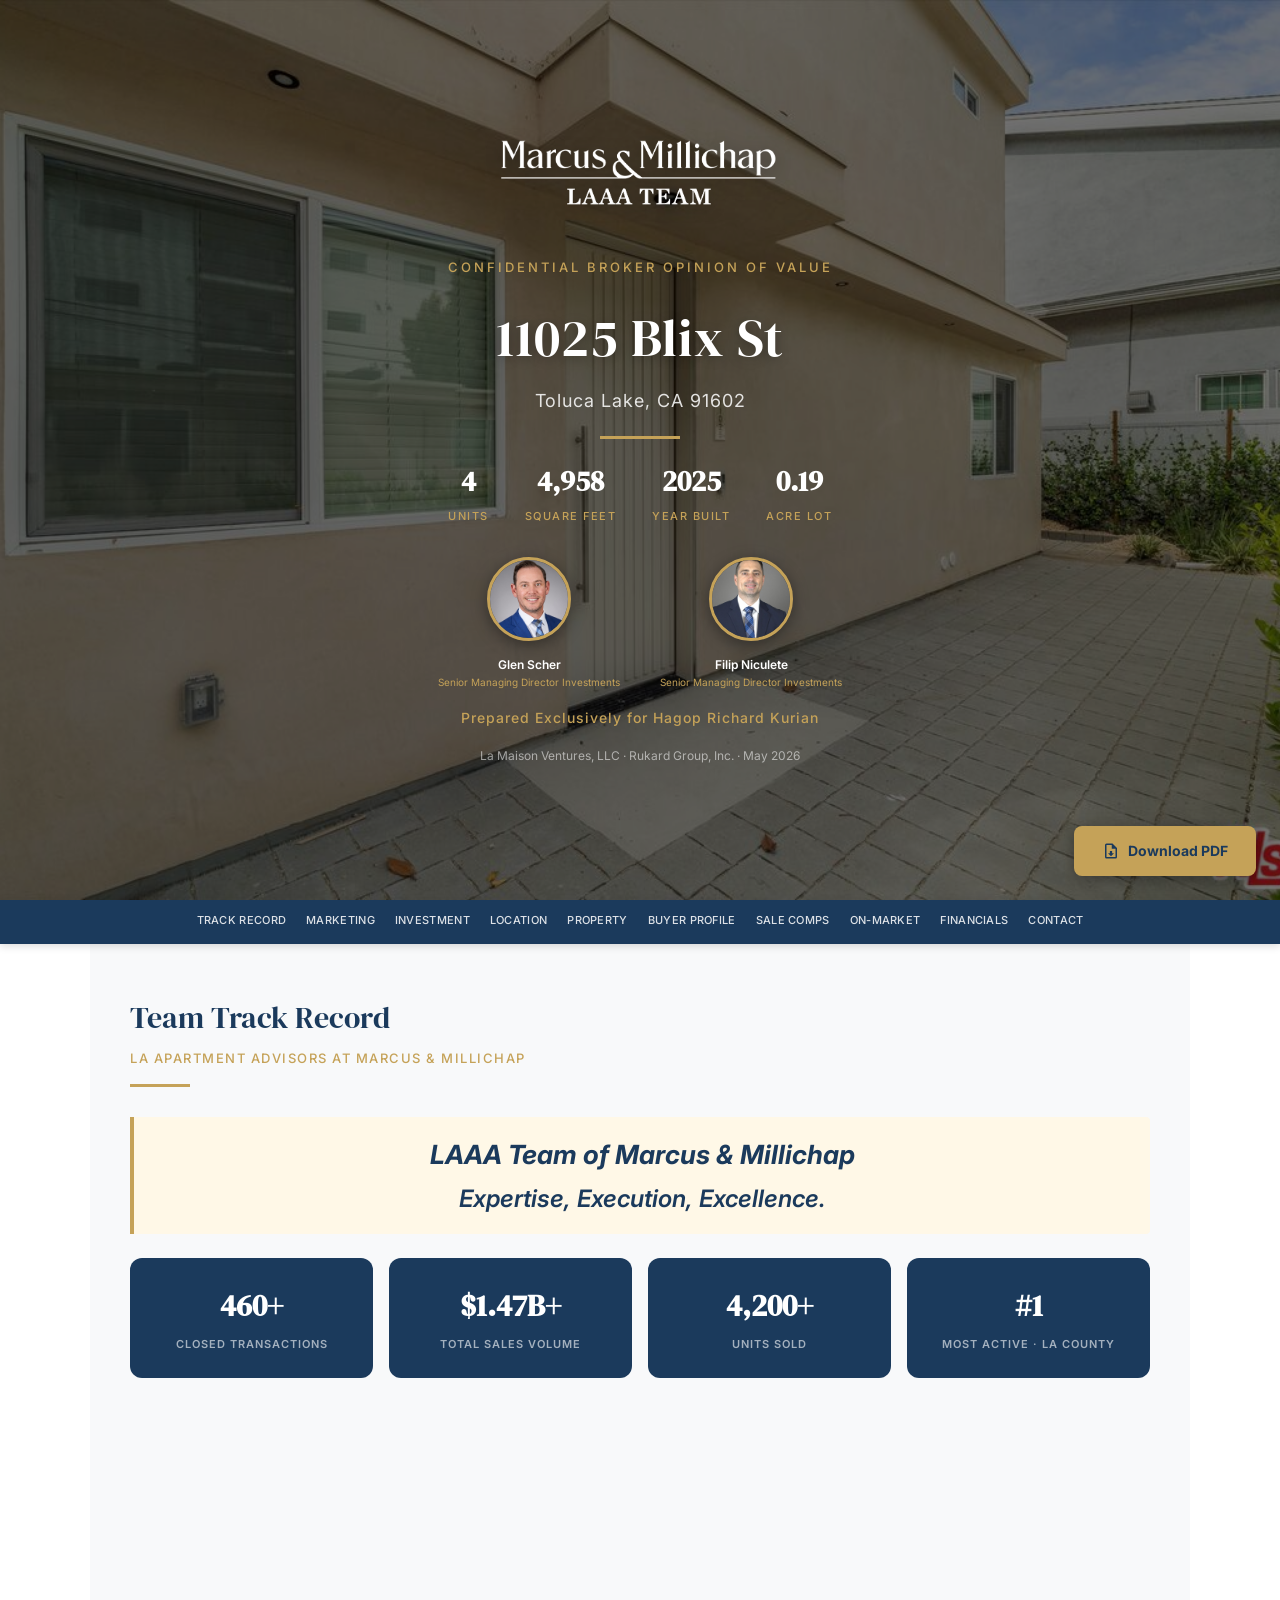
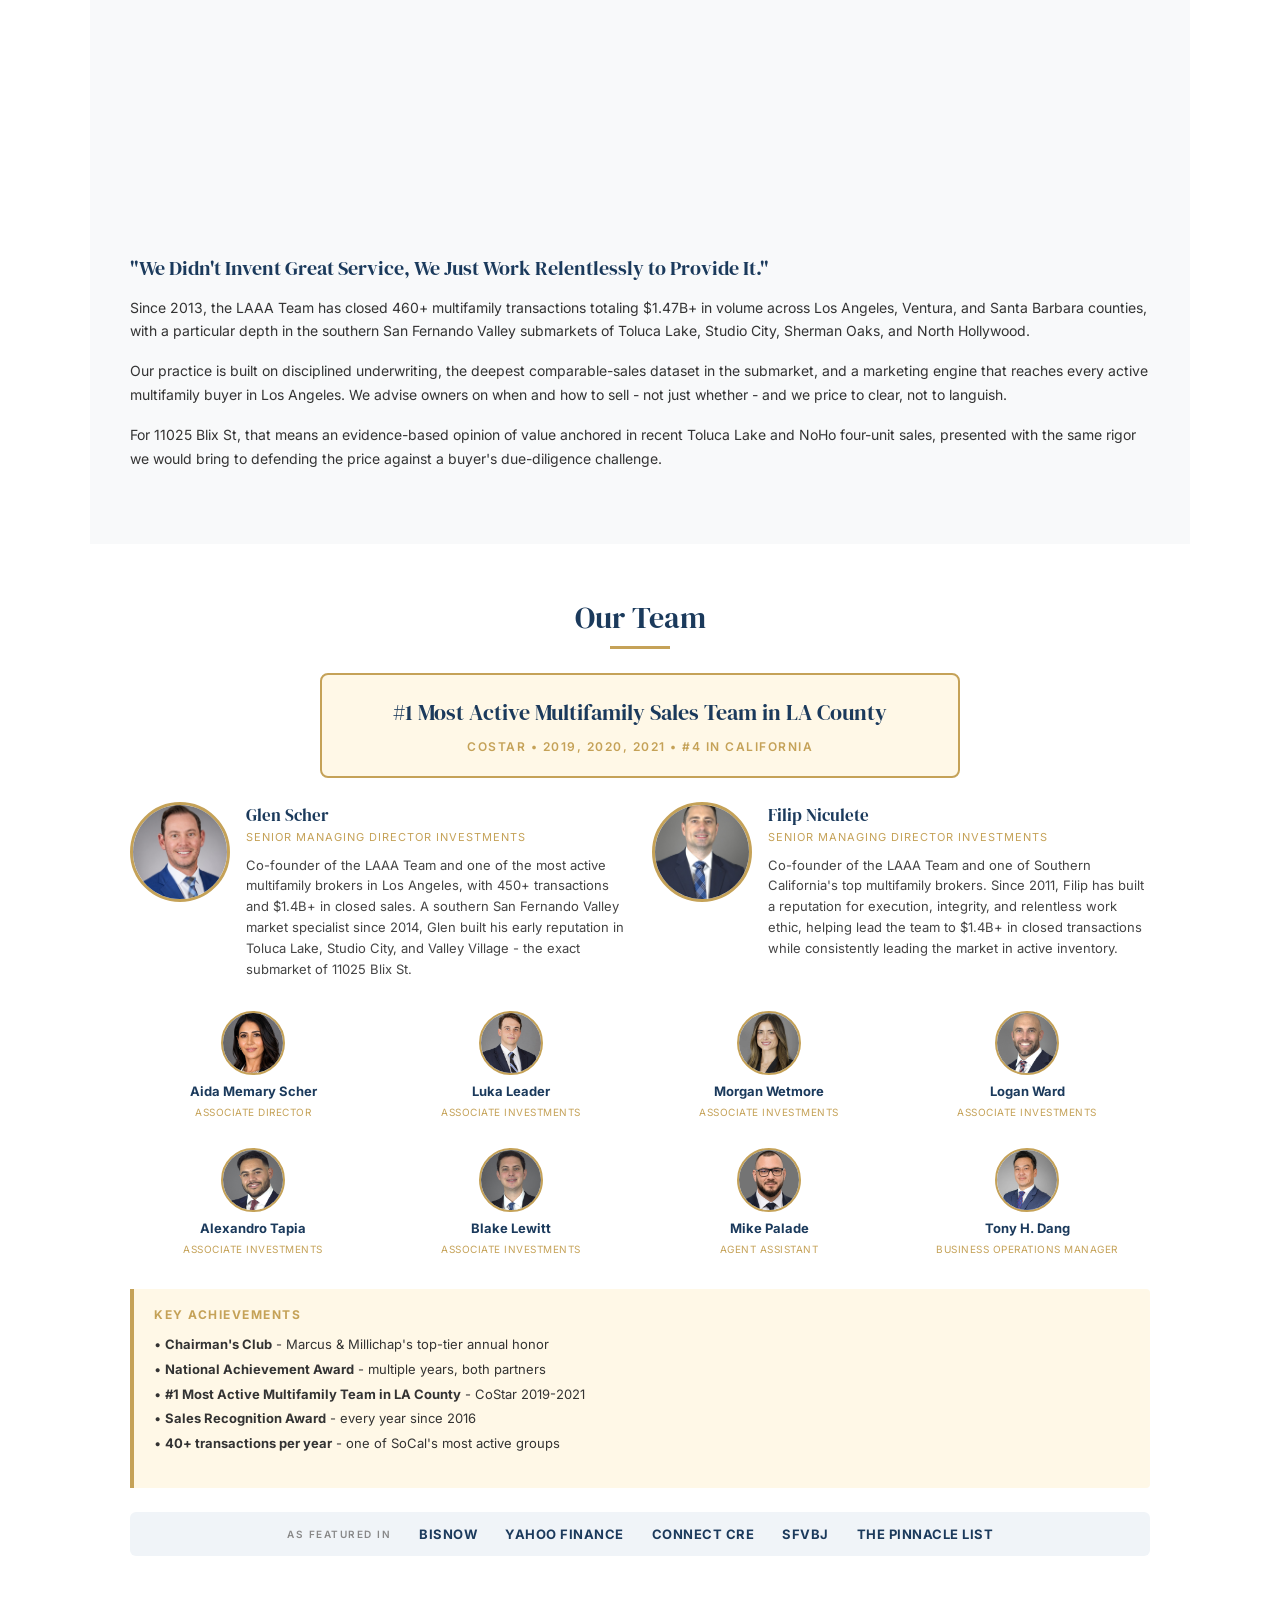
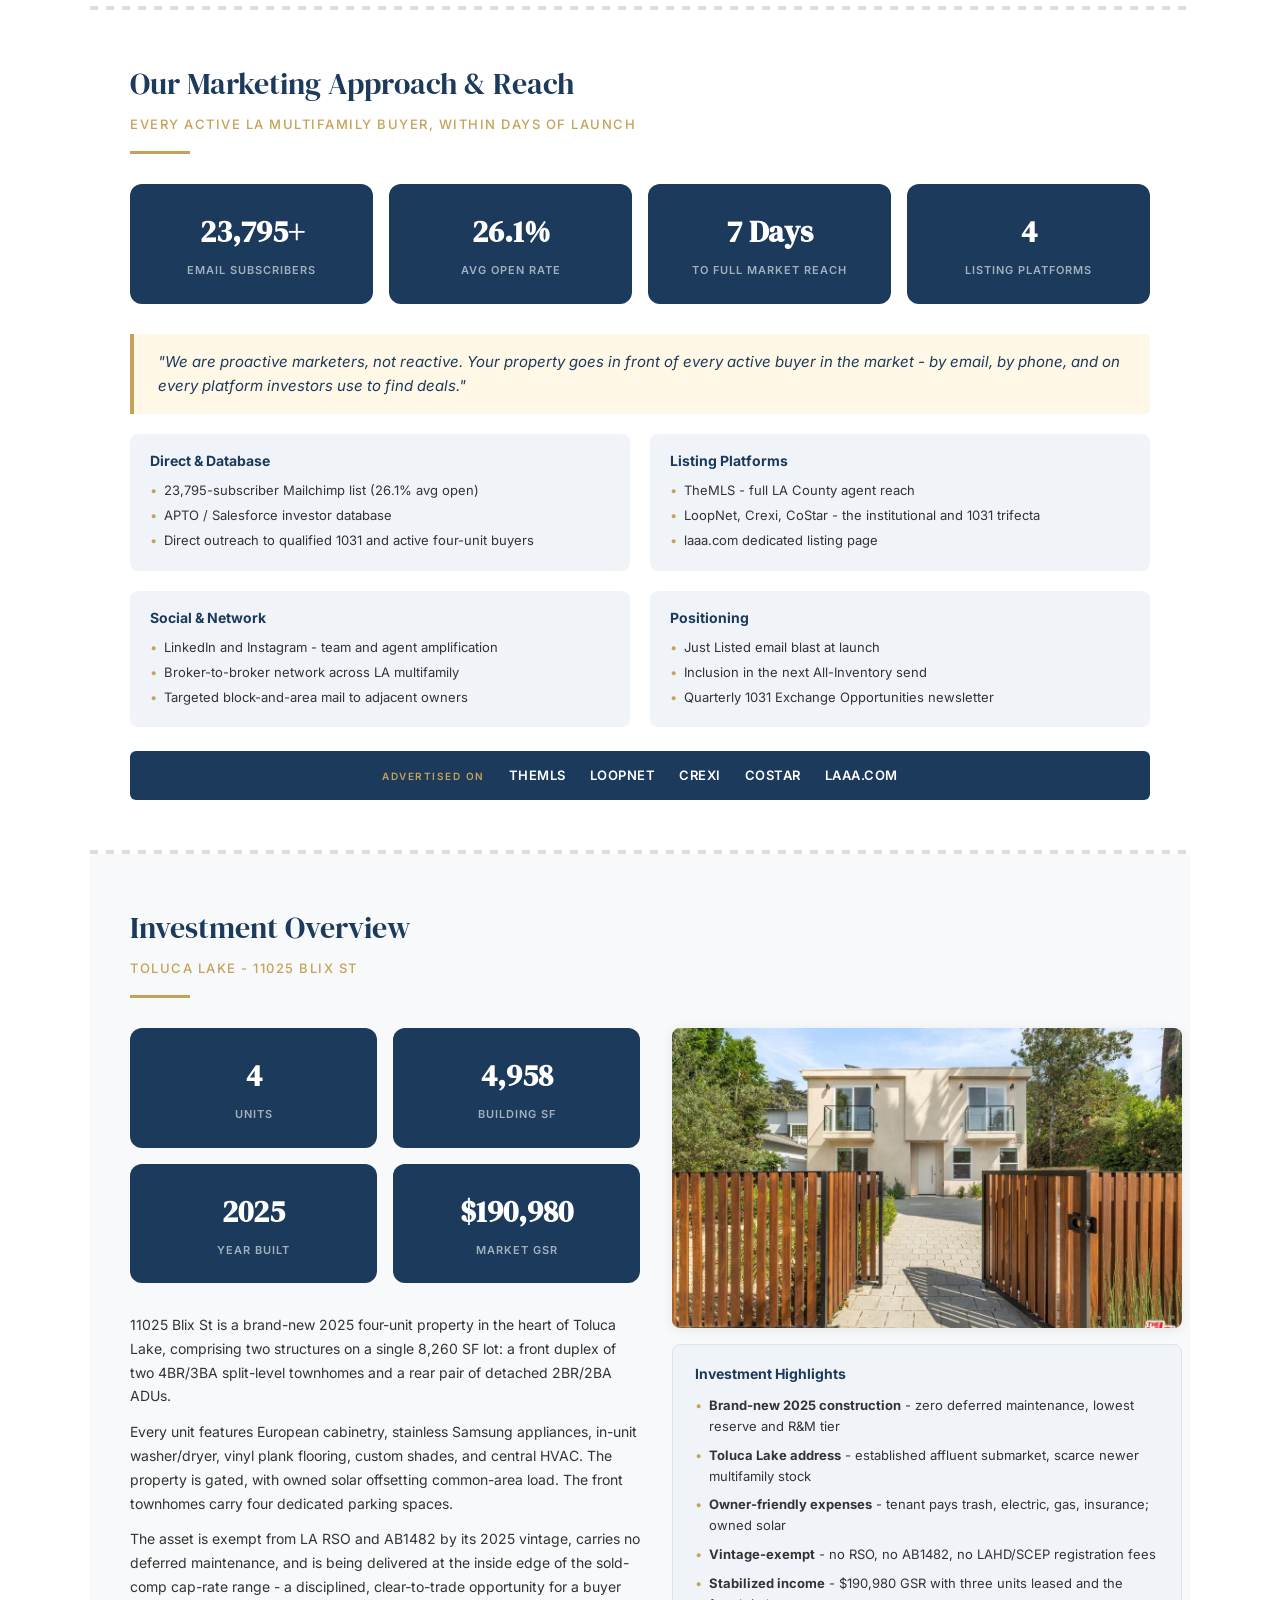
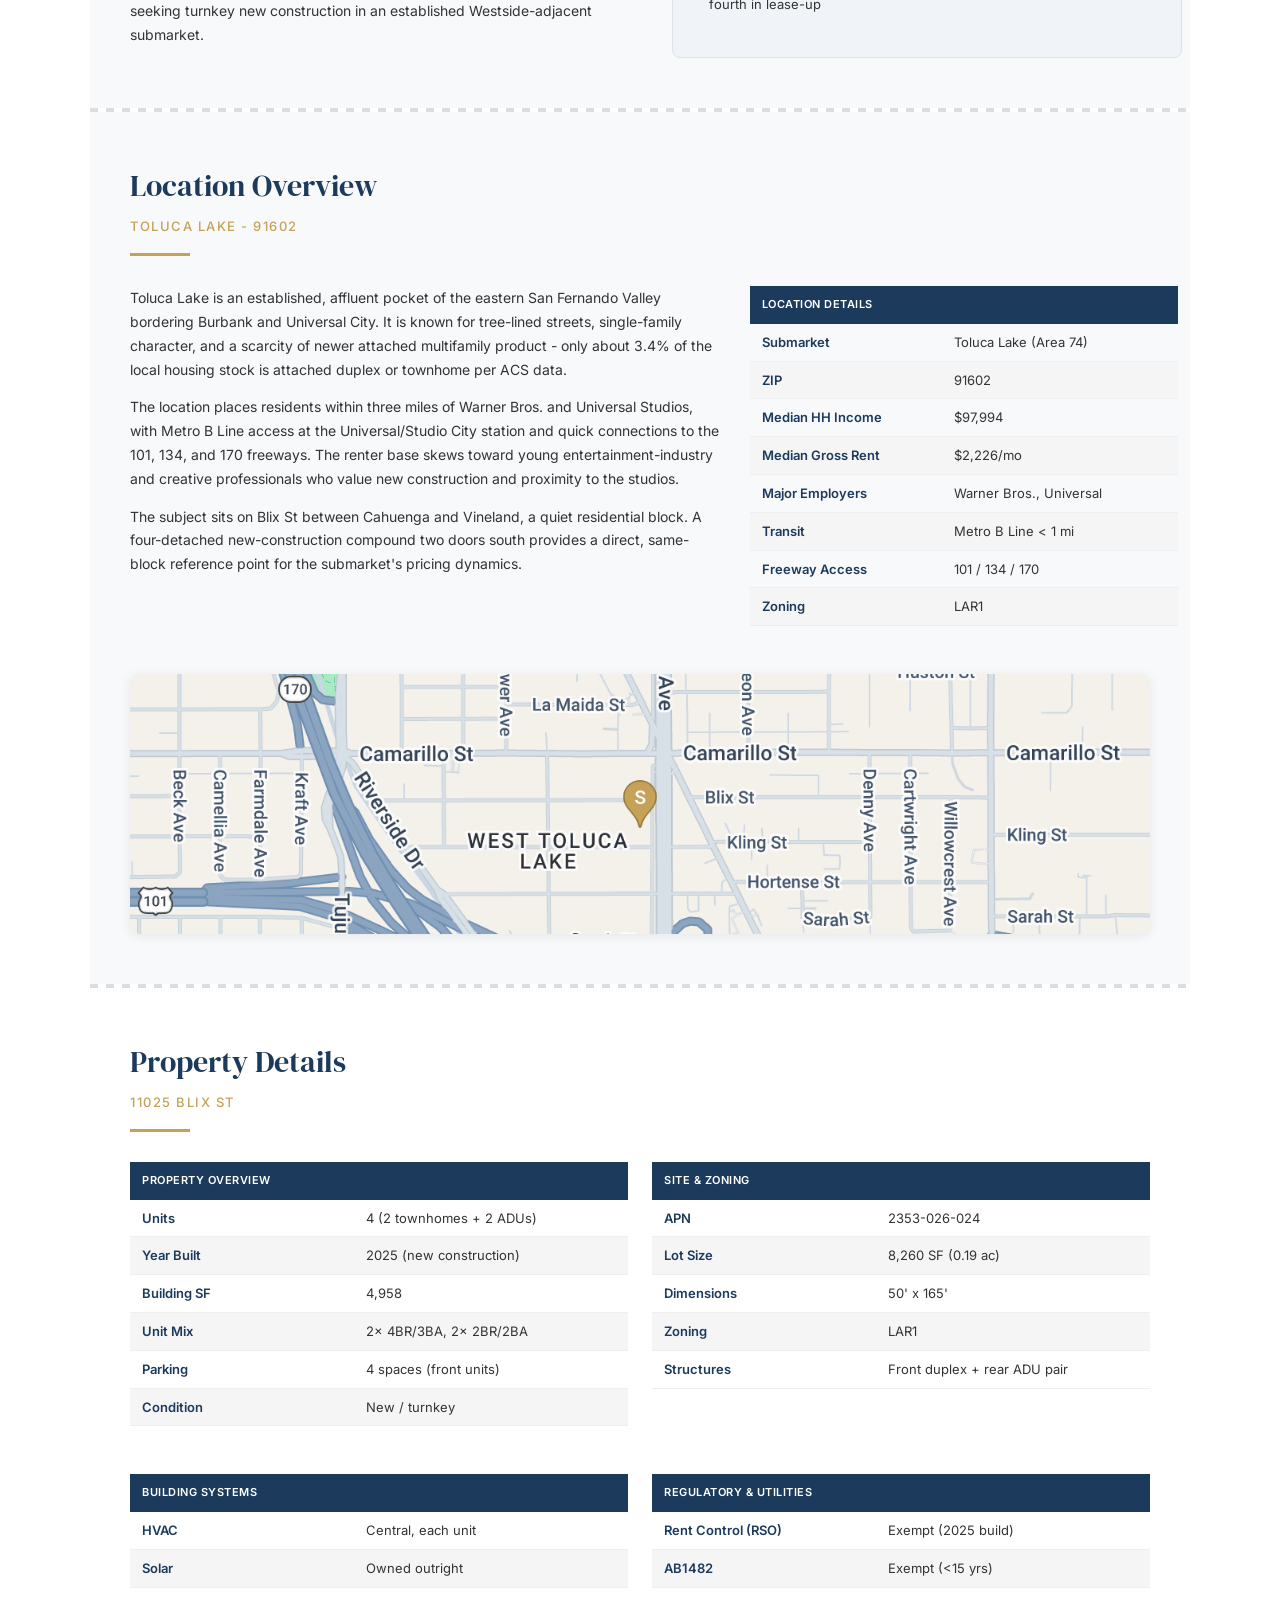
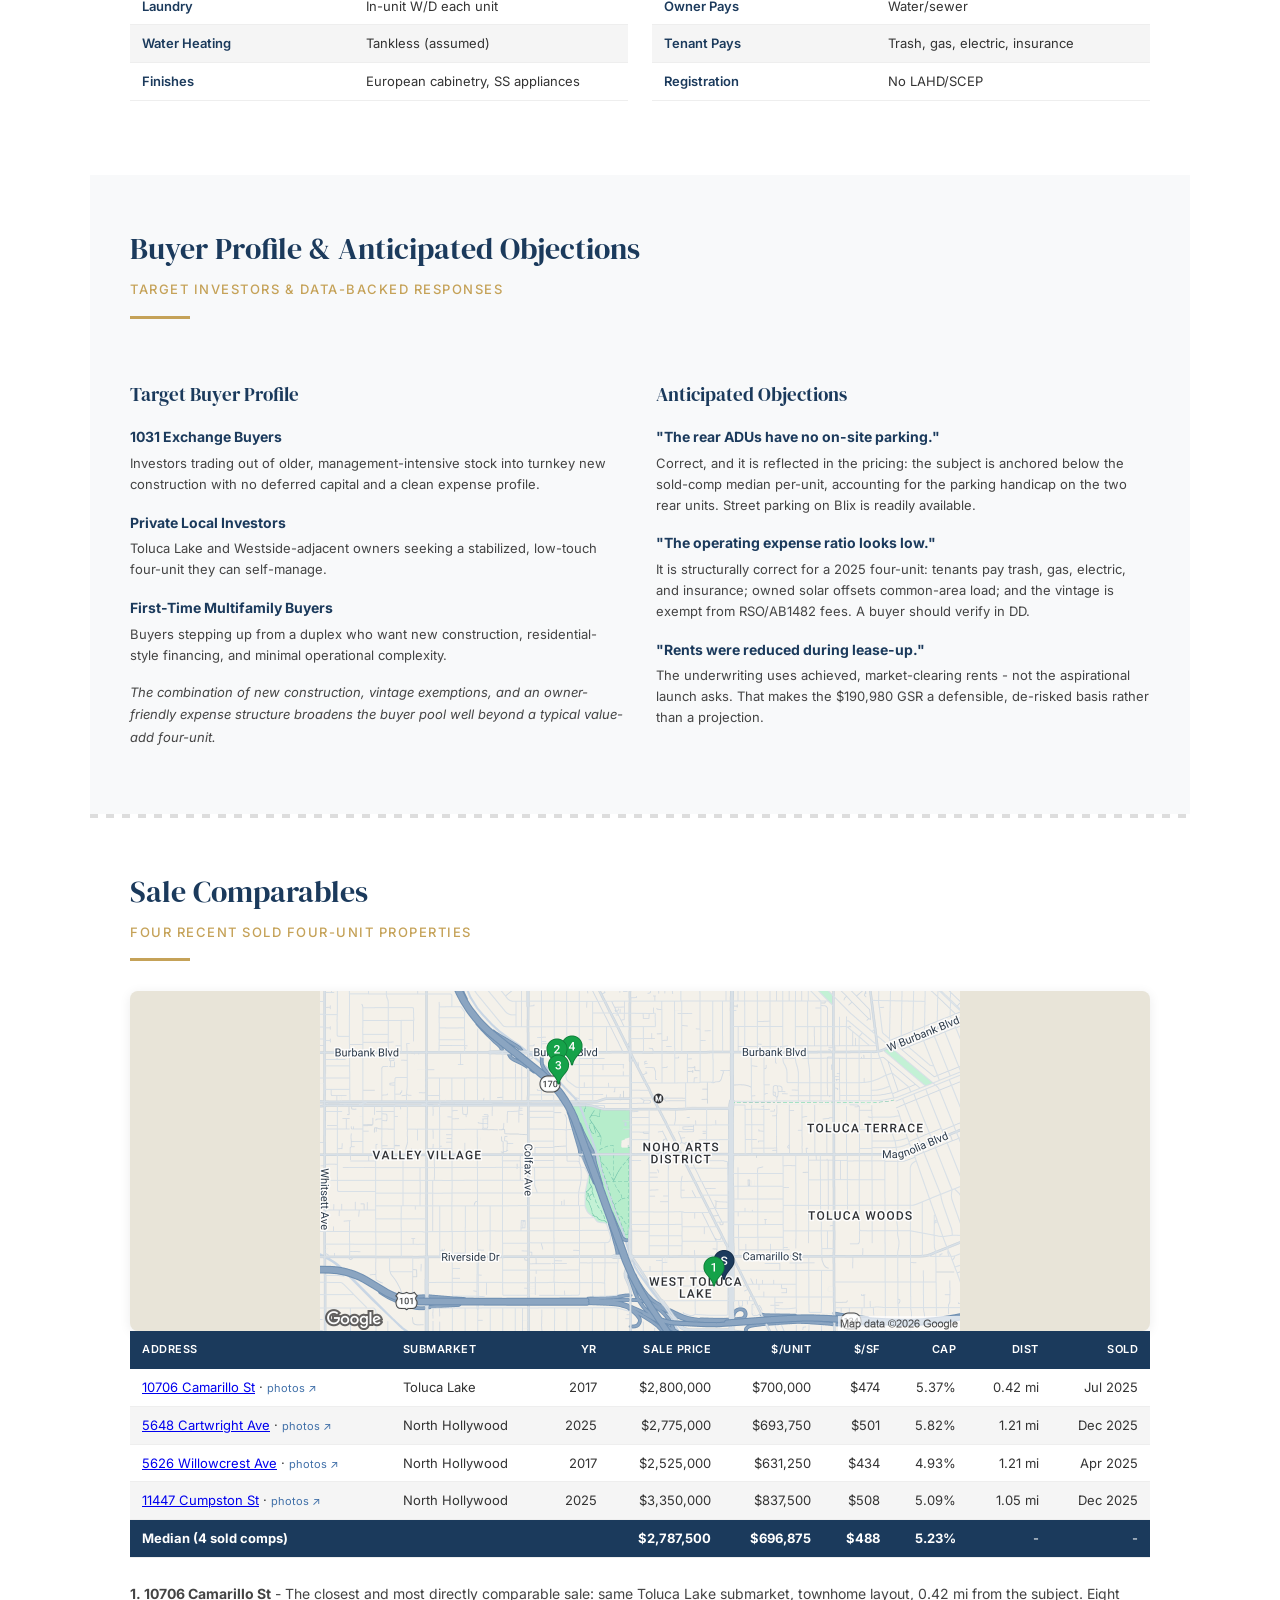
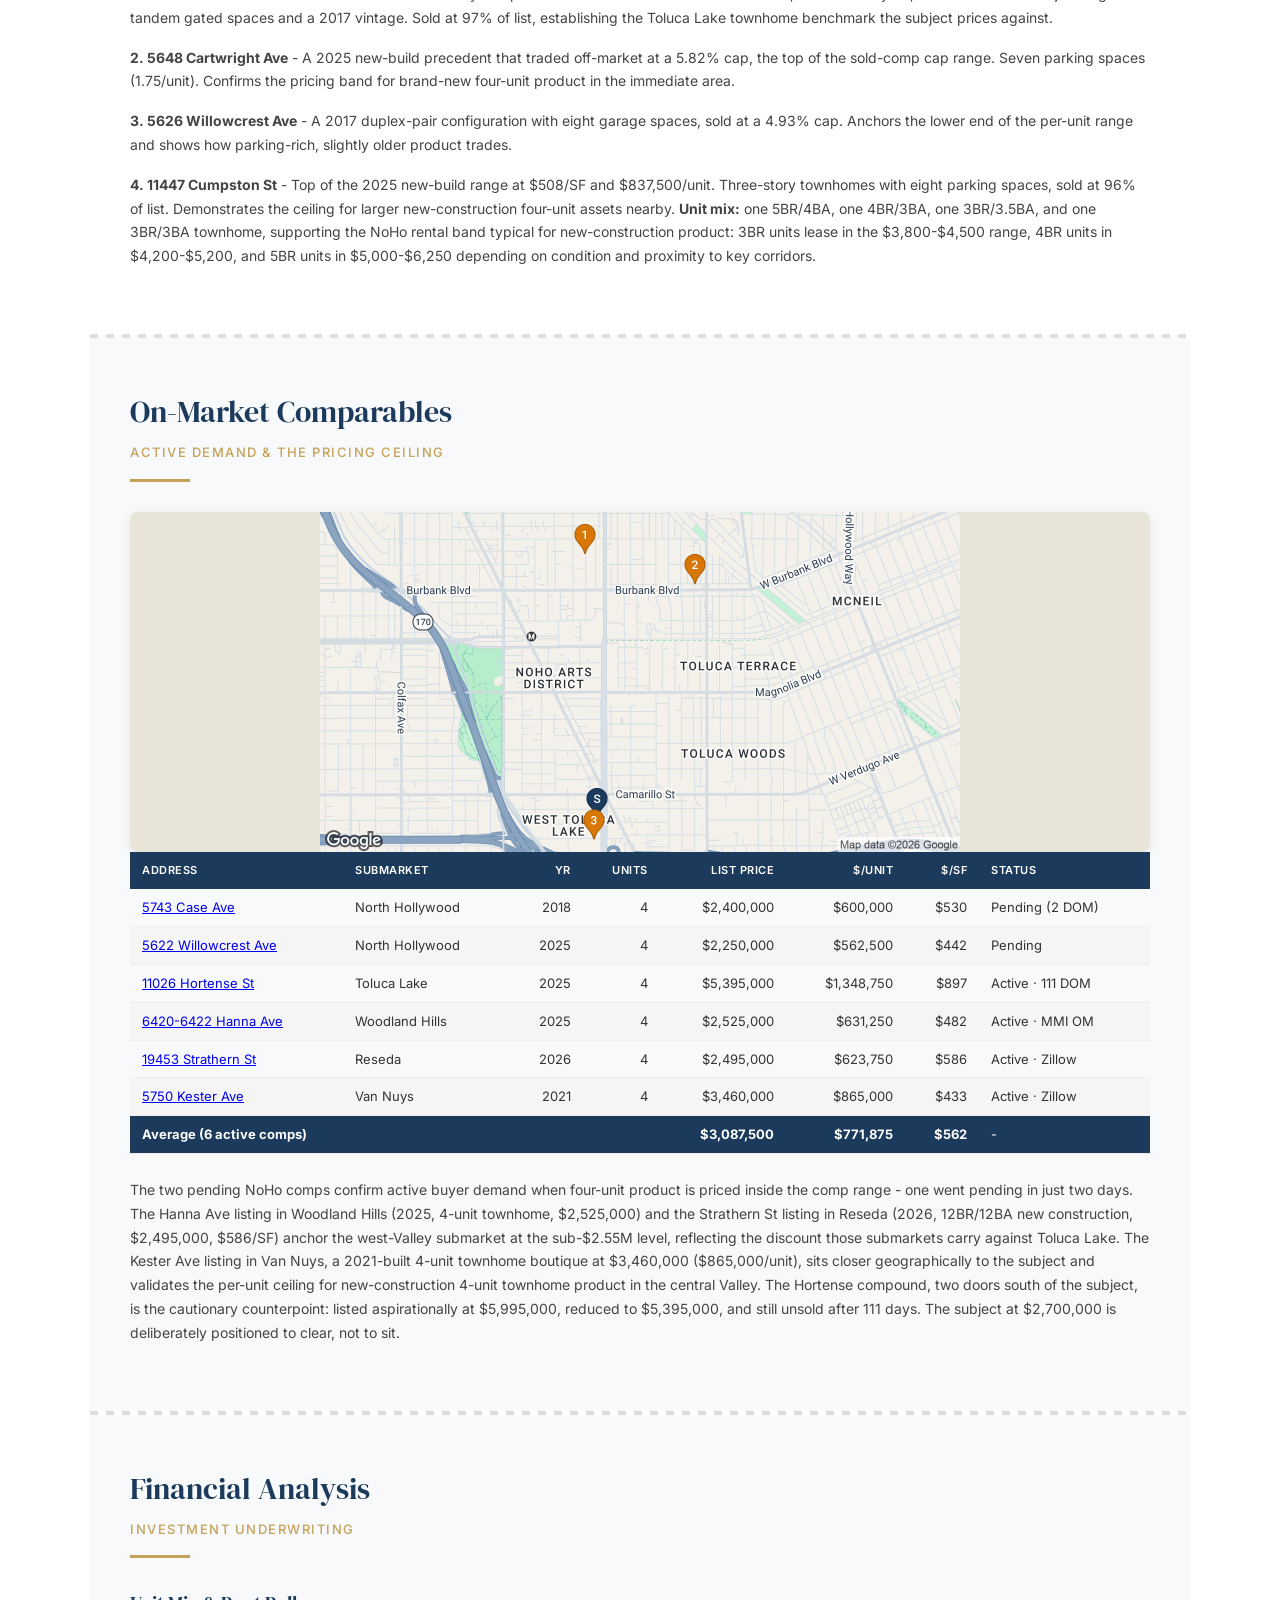
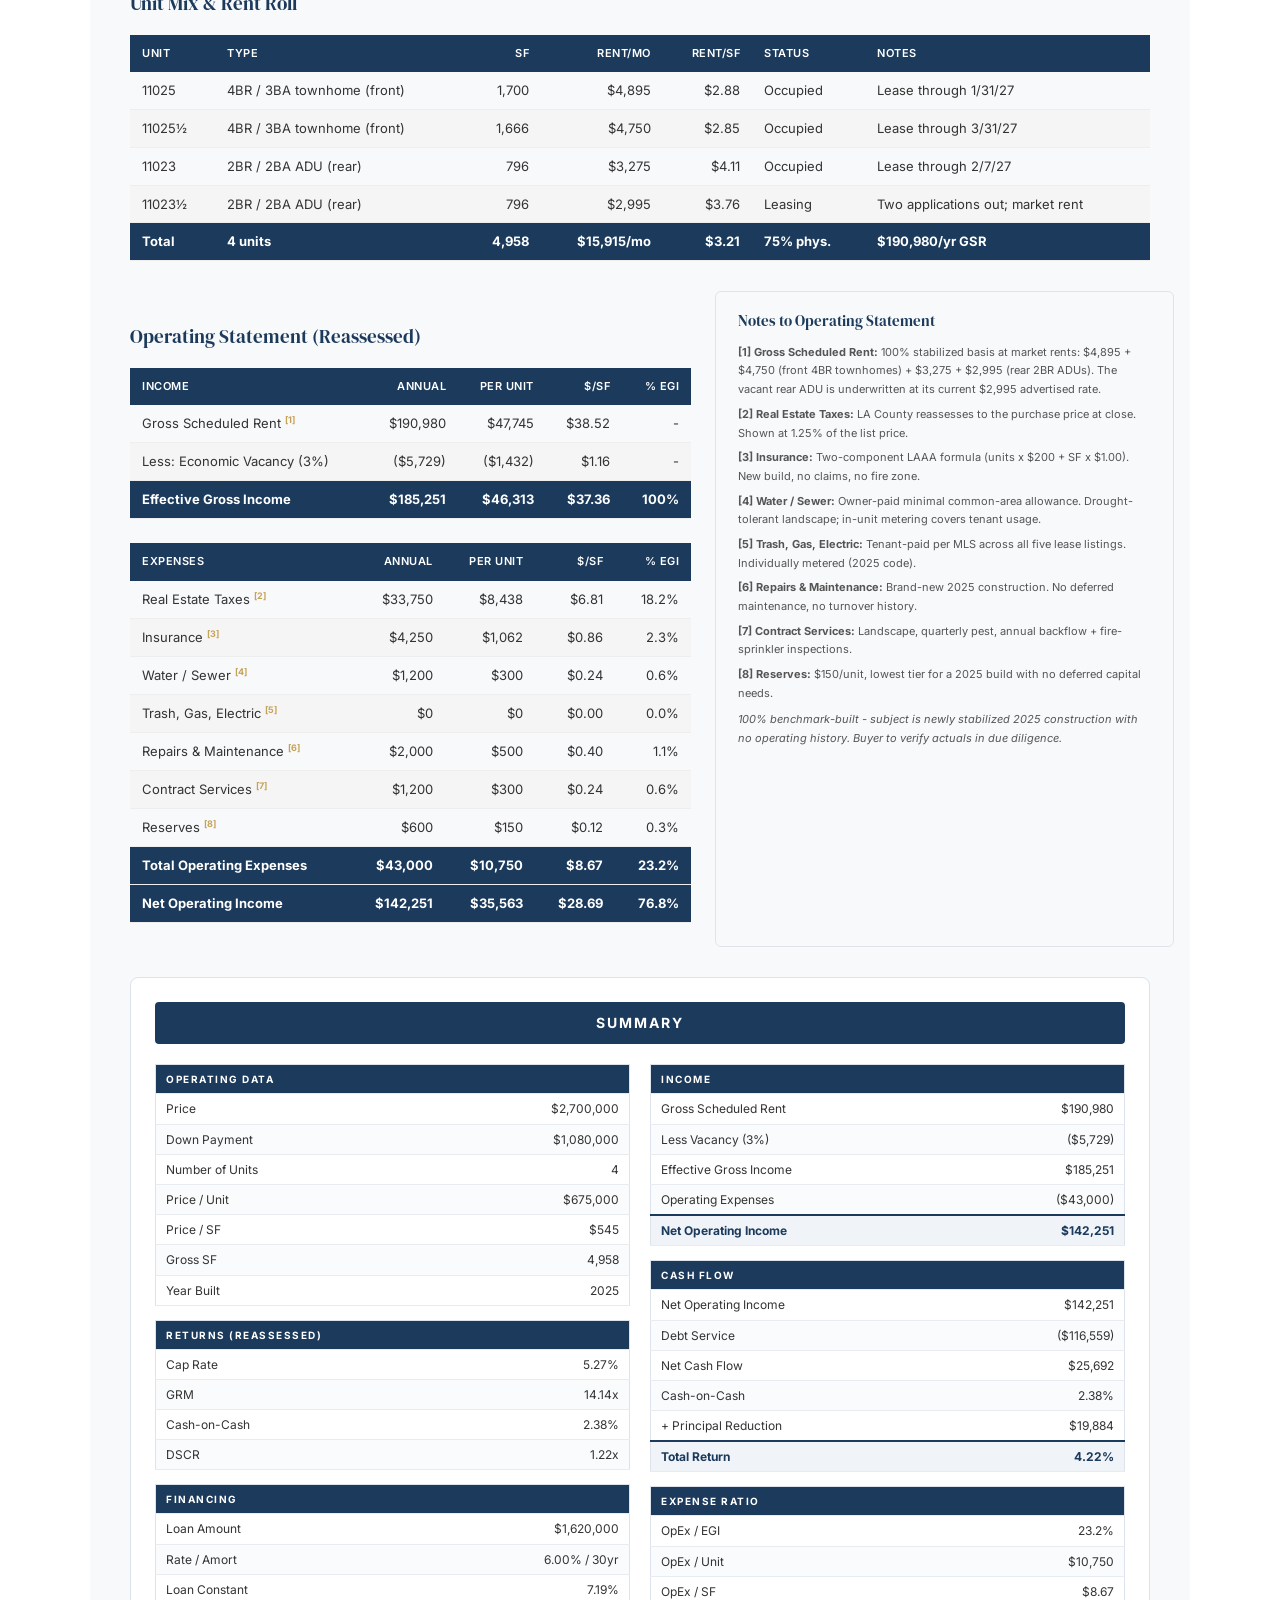
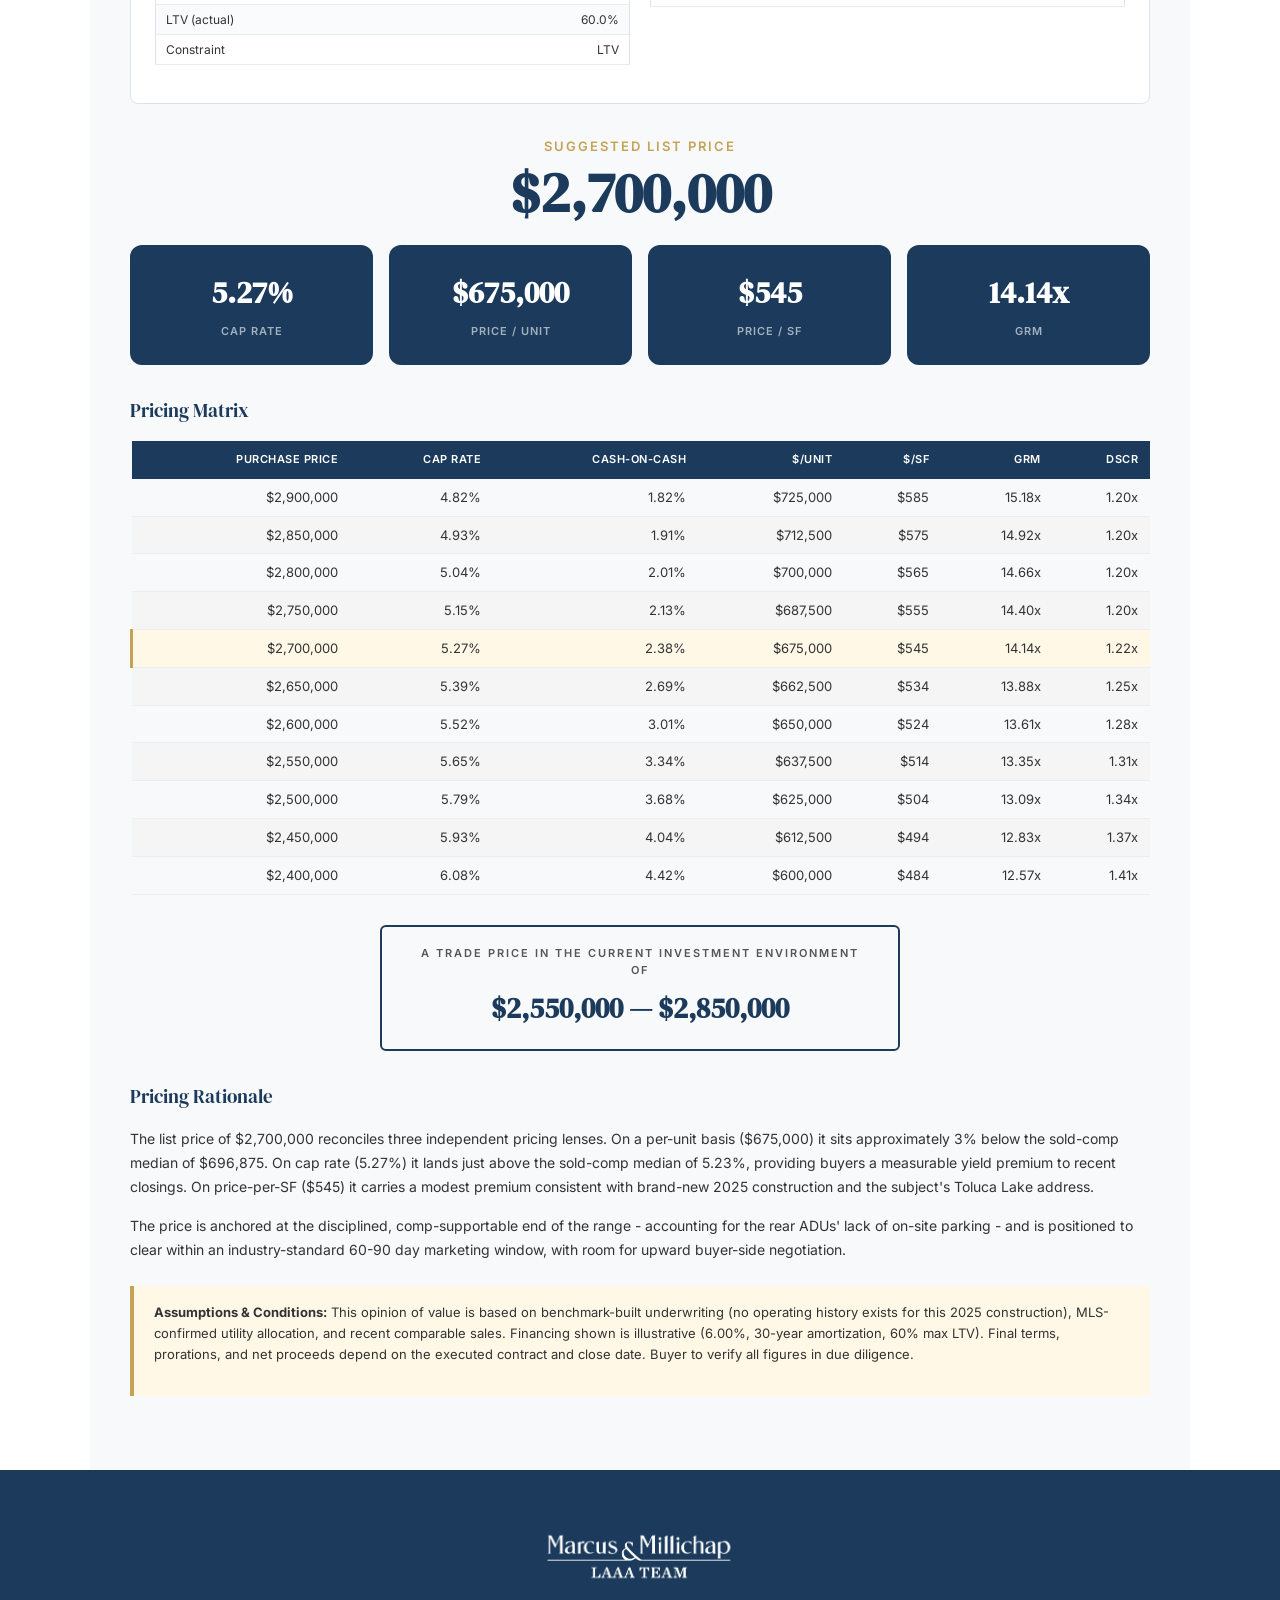
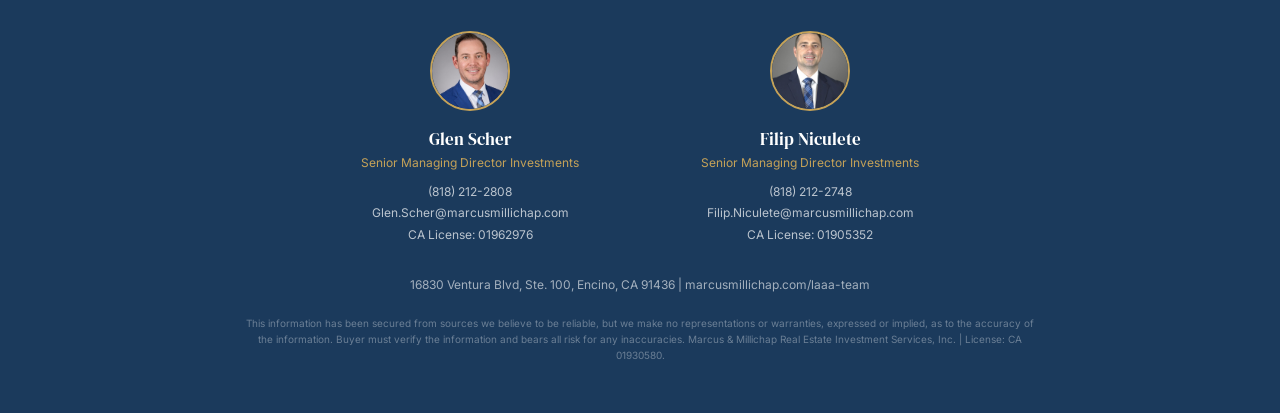
<file: index.html>
<!DOCTYPE html>
<html lang="en">
<head>
<meta charset="UTF-8">
<meta name="viewport" content="width=device-width, initial-scale=1.0">
<meta property="og:title" content="Broker Opinion of Value - 11025 Blix St">
<meta property="og:description" content="4-Unit Multifamily Investment - Toluca Lake, CA 91602 | LAAA Team - Marcus &amp; Millichap">
<meta property="og:image" content="https://11025-blix-st.laaa.com/preview.png">
<meta property="og:url" content="https://11025-blix-st.laaa.com/">
<meta property="og:type" content="website">
<meta name="twitter:card" content="summary_large_image">
<meta name="twitter:title" content="Broker Opinion of Value - 11025 Blix St">
<meta name="twitter:description" content="4-Unit Multifamily Investment - Toluca Lake, CA 91602 | LAAA Team - Marcus &amp; Millichap">
<meta name="twitter:image" content="https://11025-blix-st.laaa.com/preview.png">
<title>Broker Opinion of Value - 11025 Blix St</title>
<link rel="icon" type="image/png" href="images/LAAA_Team_Blue.png">
<link rel="preconnect" href="https://fonts.googleapis.com">
<link rel="preconnect" href="https://fonts.gstatic.com" crossorigin>
<link href="https://fonts.googleapis.com/css2?family=Inter:wght@300;400;500;600;700&family=DM+Serif+Display&display=swap" rel="stylesheet">
<style>
* { margin: 0; padding: 0; box-sizing: border-box; }
body { font-family: 'Inter', sans-serif; color: #333; line-height: 1.6; background: #fff; }
html { scroll-padding-top: 50px; }
p { margin-bottom: 16px; font-size: 14px; line-height: 1.7; }
h1,h2,h3 { font-family: 'DM Serif Display', Georgia, serif; }
.cover { position: relative; min-height: 100vh; display: flex; align-items: center; justify-content: center; text-align: center; color: #fff; overflow: hidden; }
.cover-bg { position: absolute; inset: 0; background-size: cover; background-position: center; filter: brightness(0.45); z-index: 0; }
.cover-content { position: relative; z-index: 2; padding: 60px 40px; max-width: 860px; }
.cover-logo { width: 300px; margin: 0 auto 30px; display: block; filter: drop-shadow(0 2px 8px rgba(0,0,0,0.3)); }
.cover-label { font-size: 13px; font-weight: 500; letter-spacing: 3px; text-transform: uppercase; color: #C5A258; margin-bottom: 18px; }
.cover-title { font-size: 52px; font-weight: 400; letter-spacing: 1px; margin-bottom: 8px; text-shadow: 0 2px 12px rgba(0,0,0,0.3); font-family: 'DM Serif Display', serif; }
.cover-address { font-size: 18px; font-weight: 400; letter-spacing: 1px; color: rgba(255,255,255,0.85); margin-top: 4px; }
.cover-stats { display: flex; gap: 36px; justify-content: center; flex-wrap: wrap; margin-bottom: 32px; }
.cover-stat { text-align: center; }
.cover-stat-value { display: block; font-size: 28px; font-weight: 600; color: #fff; font-family: 'DM Serif Display', serif; }
.cover-stat-label { display: block; font-size: 11px; font-weight: 500; text-transform: uppercase; letter-spacing: 1.5px; color: #C5A258; margin-top: 4px; }
.cover-headshots { display: flex; justify-content: center; gap: 40px; margin-top: 24px; margin-bottom: 16px; }
.cover-headshot { width: 84px; height: 84px; border-radius: 50%; border: 3px solid #C5A258; object-fit: cover; box-shadow: 0 4px 16px rgba(0,0,0,0.4); }
.cover-headshot-name { font-size: 12px; font-weight: 600; margin-top: 6px; color: #fff; }
.cover-headshot-title { font-size: 10px; color: #C5A258; }
.cover-headshot-wrap { text-align: center; }
.client-greeting { font-size: 14px; font-weight: 500; color: #C5A258; letter-spacing: 1px; margin-top: 16px; }
.gold-line { height: 3px; background: #C5A258; }
.pdf-float-btn { position: fixed; bottom: 24px; right: 24px; z-index: 9999; padding: 14px 28px; background: #C5A258; color: #1B3A5C; font-size: 14px; font-weight: 700; text-decoration: none; border-radius: 8px; box-shadow: 0 4px 16px rgba(0,0,0,0.35); display: flex; align-items: center; gap: 8px; }
.pdf-float-btn:hover { background: #fff; transform: translateY(-2px); }
.pdf-float-btn svg { width: 18px; height: 18px; fill: currentColor; }
.toc-nav { background: #1B3A5C; padding: 0 12px; display: flex; flex-wrap: nowrap; justify-content: center; align-items: stretch; position: sticky; top: 0; z-index: 100; box-shadow: 0 2px 8px rgba(0,0,0,0.15); overflow-x: auto; scrollbar-width: none; }
.toc-nav::-webkit-scrollbar { display: none; }
.toc-nav a { color: rgba(255,255,255,0.85); text-decoration: none; font-size: 11px; font-weight: 500; letter-spacing: 0.3px; text-transform: uppercase; padding: 12px 10px; border-bottom: 2px solid transparent; white-space: nowrap; display: flex; align-items: center; }
.toc-nav a:hover { color: #fff; background: rgba(197,162,88,0.12); border-bottom-color: rgba(197,162,88,0.4); }
.toc-nav a.toc-active { color: #C5A258; font-weight: 600; border-bottom-color: #C5A258; }
.section { padding: 50px 40px; max-width: 1100px; margin: 0 auto; }
.section-alt { background: #f8f9fa; }
.section-title { font-size: 30px; font-weight: 400; color: #1B3A5C; margin-bottom: 6px; font-family: 'DM Serif Display', serif; }
.section-subtitle { font-size: 13px; color: #C5A258; text-transform: uppercase; letter-spacing: 1.5px; margin-bottom: 16px; font-weight: 500; }
.section-divider { width: 60px; height: 3px; background: #C5A258; margin-bottom: 30px; }
.sub-heading { font-size: 19px; font-weight: 400; color: #1B3A5C; margin: 30px 0 16px; font-family: 'DM Serif Display', serif; }
.metrics-grid, .metrics-grid-4 { display: grid; gap: 16px; margin-bottom: 30px; }
.metrics-grid { grid-template-columns: repeat(4, 1fr); }
.metrics-grid-4 { grid-template-columns: repeat(4, 1fr); }
.metric-card { background: #1B3A5C; border-radius: 12px; padding: 24px; text-align: center; color: #fff; }
.metric-value { display: block; font-size: 30px; font-weight: 600; font-family: 'DM Serif Display', serif; }
.metric-label { display: block; font-size: 11px; font-weight: 600; text-transform: uppercase; letter-spacing: 1px; color: rgba(255,255,255,0.6); margin-top: 6px; }
table { width: 100%; border-collapse: collapse; margin-bottom: 24px; font-size: 13px; }
th { background: #1B3A5C; color: #fff; padding: 10px 12px; text-align: left; font-size: 11px; font-weight: 600; text-transform: uppercase; letter-spacing: 0.5px; }
td { padding: 8px 12px; border-bottom: 1px solid #eee; }
tr:nth-child(even) { background: #f5f5f5; }
tr.highlight { background: #FFF8E7 !important; border-left: 3px solid #C5A258; }
tr.summary td { background: #1B3A5C !important; color: #fff; }
tr.summary td strong { color: #fff; }
td.num, th.num { text-align: right; }
.table-scroll { overflow-x: auto; margin-bottom: 24px; }
.table-scroll table { min-width: 700px; margin-bottom: 0; }
.info-table td { padding: 8px 12px; border-bottom: 1px solid #eee; font-size: 13px; }
.info-table td:first-child { font-weight: 600; color: #1B3A5C; width: 45%; }
.tr-tagline { font-size: 24px; font-weight: 600; color: #1B3A5C; text-align: center; padding: 16px 24px; margin-bottom: 24px; border-left: 4px solid #C5A258; background: #FFF8E7; border-radius: 0 4px 4px 0; font-style: italic; }
.tr-map-print { display: none; }
.tr-service-quote { margin: 24px 0; }
.tr-service-quote h3 { font-size: 20px; font-weight: 400; color: #1B3A5C; margin-bottom: 12px; font-family: 'DM Serif Display', serif; }
.tr-service-quote p { font-size: 14px; line-height: 1.7; }
.tr-page2 { }
.bio-grid { display: grid; grid-template-columns: 1fr 1fr; gap: 24px; margin: 24px 0; }
.bio-card { display: flex; gap: 16px; align-items: flex-start; }
.bio-headshot { width: 100px; height: 100px; border-radius: 50%; border: 3px solid #C5A258; object-fit: cover; flex-shrink: 0; }
.bio-name { font-size: 17px; font-weight: 400; color: #1B3A5C; font-family: 'DM Serif Display', serif; }
.bio-title { font-size: 11px; color: #C5A258; text-transform: uppercase; letter-spacing: 1px; margin-bottom: 8px; }
.bio-text { font-size: 13px; line-height: 1.6; color: #444; }
.team-grid { display: grid; grid-template-columns: repeat(4, 1fr); gap: 12px; margin: 20px 0; }
.team-card { text-align: center; padding: 8px; }
.team-headshot { width: 64px; height: 64px; border-radius: 50%; border: 2px solid #C5A258; object-fit: cover; margin: 0 auto 6px; display: block; }
.team-card-name { font-size: 13px; font-weight: 700; color: #1B3A5C; }
.team-card-title { font-size: 10px; color: #C5A258; text-transform: uppercase; letter-spacing: 0.5px; margin-top: 2px; }
.costar-badge { text-align: center; background: #FFF8E7; border: 2px solid #C5A258; border-radius: 8px; padding: 20px 24px; margin: 24px auto; max-width: 640px; }
.costar-badge-title { font-size: 22px; font-weight: 400; color: #1B3A5C; font-family: 'DM Serif Display', serif; }
.costar-badge-sub { font-size: 12px; color: #C5A258; text-transform: uppercase; letter-spacing: 1.5px; font-weight: 600; margin-top: 6px; }
.condition-note { background: #FFF8E7; border-left: 4px solid #C5A258; padding: 16px 20px; margin: 24px 0; border-radius: 0 4px 4px 0; font-size: 13px; line-height: 1.6; }
.condition-note-label { font-size: 12px; font-weight: 700; text-transform: uppercase; letter-spacing: 1.5px; color: #C5A258; margin-bottom: 8px; }
.achievements-list { font-size: 13px; line-height: 1.9; }
.note-ref { font-size: 9px; color: #C5A258; font-weight: 700; vertical-align: super; }
.mkt-quote { background: #FFF8E7; border-left: 4px solid #C5A258; padding: 16px 24px; margin: 20px 0; border-radius: 0 4px 4px 0; font-size: 15px; font-style: italic; line-height: 1.6; color: #1B3A5C; }
.mkt-channels { display: grid; grid-template-columns: 1fr 1fr; gap: 20px; margin-top: 20px; }
.mkt-channel { background: #f0f4f8; border-radius: 8px; padding: 16px 20px; }
.mkt-channel h4 { color: #1B3A5C; font-size: 14px; margin-bottom: 8px; font-family: 'Inter', sans-serif; font-weight: 700; }
.mkt-channel ul { list-style: none; }
.mkt-channel li { font-size: 13px; line-height: 1.6; margin-bottom: 4px; padding-left: 14px; position: relative; }
.mkt-channel li:before { content: '\2022'; color: #C5A258; position: absolute; left: 0; }
.platform-strip { display: flex; justify-content: center; align-items: center; gap: 24px; flex-wrap: wrap; margin-top: 24px; padding: 14px 20px; background: #1B3A5C; border-radius: 6px; }
.platform-strip-label { font-size: 10px; text-transform: uppercase; letter-spacing: 1.5px; color: #C5A258; font-weight: 600; }
.platform-name { font-size: 13px; font-weight: 600; color: #fff; letter-spacing: 0.5px; }
.press-strip { display: flex; justify-content: center; align-items: center; gap: 28px; flex-wrap: wrap; margin: 24px 0 0; padding: 12px 20px; background: #f0f4f8; border-radius: 6px; }
.press-strip-label { font-size: 10px; text-transform: uppercase; letter-spacing: 1.5px; color: #888; font-weight: 600; }
.press-logo { font-size: 13px; font-weight: 700; color: #1B3A5C; letter-spacing: 0.5px; }
.inv-split { display: grid; grid-template-columns: 50% 50%; gap: 32px; }
.inv-left .metrics-grid-4 { grid-template-columns: repeat(2, 1fr); }
.inv-text p { font-size: 14px; line-height: 1.7; margin-bottom: 12px; }
.inv-right { display: flex; flex-direction: column; gap: 16px; }
.inv-photo { height: 300px; border-radius: 8px; overflow: hidden; box-shadow: 0 2px 12px rgba(0,0,0,0.08); }
.inv-photo img { width: 100%; height: 100%; object-fit: cover; object-position: center; }
.inv-highlights { background: #f0f4f8; border: 1px solid #dce3eb; border-radius: 8px; padding: 18px 22px; flex: 1; }
.inv-highlights h4 { color: #1B3A5C; font-size: 14px; margin-bottom: 10px; }
.inv-highlights ul { list-style: none; }
.inv-highlights li { font-size: 13px; line-height: 1.6; margin-bottom: 8px; padding-left: 14px; position: relative; }
.inv-highlights li:before { content: '\2022'; color: #C5A258; position: absolute; left: 0; }
.loc-grid { display: grid; grid-template-columns: 58% 42%; gap: 28px; align-items: start; }
.loc-left p { font-size: 14px; line-height: 1.7; margin-bottom: 14px; }
.loc-wide-map { width: 100%; height: 260px; border-radius: 8px; overflow: hidden; box-shadow: 0 2px 12px rgba(0,0,0,0.08); margin-top: 24px; }
.loc-wide-map img { width: 100%; height: 100%; object-fit: cover; object-position: center; }
.loc-wide-map.comp-map { background: #e8e4d8; }
.loc-wide-map.comp-map img { object-fit: contain; }
.prop-grid-4 { display: grid; grid-template-columns: 1fr 1fr; gap: 24px; }
.os-two-col { display: grid; grid-template-columns: 55% 45%; gap: 24px; align-items: stretch; margin: 30px 0; }
.os-right { font-size: 11px; line-height: 1.5; color: #555; background: #f8f9fb; border: 1px solid #e0e4ea; border-radius: 6px; padding: 18px 22px; }
.os-right h3 { font-size: 15px; margin: 0 0 10px; }
.os-right p { margin-bottom: 6px; font-size: 11px; }
.summary-page { margin-top: 30px; border: 1px solid #dce3eb; border-radius: 8px; padding: 24px; background: #fff; }
.summary-banner { text-align: center; background: #1B3A5C; color: #fff; padding: 10px 16px; font-size: 14px; font-weight: 700; letter-spacing: 2px; text-transform: uppercase; border-radius: 4px; margin-bottom: 20px; }
.summary-two-col { display: grid; grid-template-columns: 1fr 1fr; gap: 20px; align-items: start; }
.summary-table { width: 100%; border-collapse: collapse; margin-bottom: 14px; font-size: 12px; border: 1px solid #dce3eb; }
.summary-table th, .summary-table td { padding: 5px 10px; border-bottom: 1px solid #e8ecf0; }
.summary-table td { border-bottom: 1px solid #e8ecf0; }
.summary-header { background: #1B3A5C; color: #fff; padding: 6px 10px !important; font-size: 10px !important; font-weight: 700; letter-spacing: 1.5px; text-transform: uppercase; }
.summary-table tr.summary td { border-top: 2px solid #1B3A5C; background: #f0f4f8 !important; color: #1B3A5C; }
.summary-table tr.summary td strong { color: #1B3A5C; }
.summary-table tr:nth-child(even) { background: #fafbfc; }
.summary-trade-range { text-align: center; margin: 30px auto; padding: 18px 28px; border: 2px solid #1B3A5C; border-radius: 6px; max-width: 520px; }
.summary-trade-label { font-size: 11px; text-transform: uppercase; letter-spacing: 2px; color: #555; font-weight: 600; margin-bottom: 6px; }
.summary-trade-prices { font-size: 28px; font-weight: 700; color: #1B3A5C; font-family: 'DM Serif Display', serif; }
.buyer-split { display: grid; grid-template-columns: 1fr 1fr; gap: 32px; align-items: start; }
.obj-item { margin-bottom: 16px; }
.obj-q { font-weight: 700; color: #1B3A5C; margin-bottom: 4px; font-size: 14px; }
.obj-a { font-size: 13px; color: #444; line-height: 1.6; }
.bp-closing { font-size: 13px; color: #444; margin-top: 12px; font-style: italic; }
.buyer-photo { width: 100%; height: 260px; border-radius: 8px; overflow: hidden; margin-top: 24px; }
.buyer-photo img { width: 100%; height: 100%; object-fit: cover; }
.narrative { font-size: 14px; line-height: 1.7; color: #444; margin-bottom: 16px; }
.embed-map-wrap { position: relative; width: 100%; margin-bottom: 24px; border-radius: 8px; overflow: hidden; }
.embed-map-wrap iframe { display: block; width: 100%; height: 420px; border: 0; }
.page-break-marker { height: 4px; background: repeating-linear-gradient(90deg, #ddd 0, #ddd 8px, transparent 8px, transparent 16px); max-width: 1100px; margin: 0 auto; }
.footer { background: #1B3A5C; color: #fff; padding: 50px 40px; text-align: center; }
.footer-logo { width: 200px; margin-bottom: 30px; }
.footer-team { display: flex; justify-content: center; gap: 60px; margin-bottom: 30px; flex-wrap: wrap; }
.footer-person { text-align: center; min-width: 280px; }
.footer-headshot { width: 80px; height: 80px; border-radius: 50%; border: 2px solid #C5A258; object-fit: cover; }
.footer-name { font-size: 17px; font-weight: 400; margin-top: 8px; font-family: 'DM Serif Display', serif; }
.footer-title { font-size: 12px; color: #C5A258; margin-bottom: 8px; }
.footer-contact { font-size: 12px; color: rgba(255,255,255,0.7); line-height: 1.8; }
.footer-contact a { color: rgba(255,255,255,0.7); text-decoration: none; }
.footer-office { font-size: 12px; color: rgba(255,255,255,0.6); margin-bottom: 12px; }
.footer-disclaimer { font-size: 10px; color: rgba(255,255,255,0.35); margin-top: 20px; max-width: 800px; margin-left: auto; margin-right: auto; }
@media (max-width: 768px) {
  .cover-content { padding: 30px 20px; } .cover-title { font-size: 34px; } .cover-logo { width: 220px; }
  .cover-headshots { gap: 24px; } .cover-headshot { width: 64px; height: 64px; }
  .cover-stats { gap: 24px; }
  .section { padding: 30px 16px; }
  .two-col, .buyer-split, .inv-split, .os-two-col, .loc-grid { grid-template-columns: 1fr; }
  .metrics-grid, .metrics-grid-4 { grid-template-columns: repeat(2, 1fr); gap: 12px; }
  .metric-card { padding: 16px 10px; } .metric-value { font-size: 24px; }
  .mkt-channels { grid-template-columns: 1fr; }
  .summary-two-col, .prop-grid-4 { grid-template-columns: 1fr; }
  .bio-grid { grid-template-columns: 1fr; gap: 16px; }
  .team-grid { grid-template-columns: repeat(3, 1fr); }
  .footer-team { flex-direction: column; align-items: center; gap: 30px; }
  .embed-map-wrap iframe { height: 320px; }
  .pdf-float-btn { padding: 10px 18px; font-size: 12px; bottom: 16px; right: 16px; }
  .toc-nav a { font-size: 10px; padding: 10px 7px; }
}
@media (max-width: 420px) {
  .cover-title { font-size: 28px; } .cover-stat-value { font-size: 22px; }
  .team-grid { grid-template-columns: repeat(2, 1fr); }
  .metrics-grid-4 { grid-template-columns: 1fr 1fr; } .metric-value { font-size: 20px; }
  .section { padding: 22px 12px; }
}
@media print {
  @page { size: letter landscape; margin: 0.4in 0.5in; }
  body { font-size: 11px; -webkit-print-color-adjust: exact; print-color-adjust: exact; }
  .pdf-float-btn, .toc-nav, .embed-map-wrap, .page-break-marker { display: none !important; }
  .cover { min-height: 7.5in; page-break-after: always; }
  .cover-headshots { display: flex !important; }
  .section { padding: 20px 0; page-break-before: always; }
  .tr-map-print { display: block; width: 100%; height: 240px; border-radius: 4px; overflow: hidden; }
  .tr-map-print img { width: 100%; height: 100%; object-fit: cover; }
  .os-two-col { page-break-before: always; }
  .summary-page { page-break-before: always; }
  .price-reveal { page-break-before: always; }
  #prop-details, #property-info, #sale-comps, #on-market, #marketing { page-break-before: always; }
  .footer { page-break-before: always; }
  table { font-size: 10px; } th { padding: 5px 8px; font-size: 9px; } td { padding: 4px 8px; }
}
</style>
</head>
<body>

<a href="/11025-blix-st-bov.pdf" class="pdf-float-btn" target="_blank">
  <svg viewBox="0 0 24 24"><path d="M14,2H6A2,2 0 0,0 4,4V20A2,2 0 0,0 6,22H18A2,2 0 0,0 20,20V8L14,2M18,20H6V4H13V9H18V20M12,19L8,15H10.5V12H13.5V15H16L12,19Z"/></svg>
  Download PDF
</a>

<!-- COVER -->
<div class="cover">
  <div class="cover-bg" style="background-image:url('images/cover_hero.jpeg');"></div>
  <div class="cover-content">
    <img src="images/LAAA_Team_White.png" class="cover-logo" alt="LAAA Team">
    <div class="cover-label">Confidential Broker Opinion of Value</div>
    <div class="cover-title">11025 Blix St</div>
    <div class="cover-address">Toluca Lake, CA 91602</div>
    <div class="gold-line" style="width:80px;margin:20px auto;"></div>
    <div class="cover-stats">
      <div class="cover-stat"><span class="cover-stat-value">4</span><span class="cover-stat-label">Units</span></div>
      <div class="cover-stat"><span class="cover-stat-value">4,958</span><span class="cover-stat-label">Square Feet</span></div>
      <div class="cover-stat"><span class="cover-stat-value">2025</span><span class="cover-stat-label">Year Built</span></div>
      <div class="cover-stat"><span class="cover-stat-value">0.19</span><span class="cover-stat-label">Acre Lot</span></div>
    </div>
    <div class="cover-headshots">
      <div class="cover-headshot-wrap"><img class="cover-headshot" src="images/Glen_Scher.png" alt="Glen Scher"><div class="cover-headshot-name">Glen Scher</div><div class="cover-headshot-title">Senior Managing Director Investments</div></div>
      <div class="cover-headshot-wrap"><img class="cover-headshot" src="images/Filip_Niculete.png" alt="Filip Niculete"><div class="cover-headshot-name">Filip Niculete</div><div class="cover-headshot-title">Senior Managing Director Investments</div></div>
    </div>
    <p class="client-greeting" id="client-greeting">Prepared Exclusively for Hagop Richard Kurian</p>
    <p style="font-size:12px;color:rgba(255,255,255,0.55);margin-top:8px;">La Maison Ventures, LLC &middot; Rukard Group, Inc. &middot; May 2026</p>
  </div>
</div>

<!-- TOC -->
<nav class="toc-nav" id="toc-nav">
  <a href="#track-record">Track Record</a>
  <a href="#marketing">Marketing</a>
  <a href="#investment">Investment</a>
  <a href="#location">Location</a>
  <a href="#prop-details">Property</a>
  <a href="#property-info">Buyer Profile</a>
  <a href="#sale-comps">Sale Comps</a>
  <a href="#on-market">On-Market</a>
  <a href="#financials">Financials</a>
  <a href="#contact">Contact</a>
</nav>

<!-- TRACK RECORD P1 -->
<div class="section section-alt" id="track-record">
  <div class="section-title">Team Track Record</div>
  <div class="section-subtitle">LA Apartment Advisors at Marcus &amp; Millichap</div>
  <div class="section-divider"></div>
  <div class="tr-tagline"><span style="display:block;font-size:1.1em;font-weight:700;margin-bottom:4px;">LAAA Team of Marcus &amp; Millichap</span>Expertise, Execution, Excellence.</div>
  <div class="metrics-grid-4">
    <div class="metric-card"><span class="metric-value">460+</span><span class="metric-label">Closed Transactions</span></div>
    <div class="metric-card"><span class="metric-value">$1.47B+</span><span class="metric-label">Total Sales Volume</span></div>
    <div class="metric-card"><span class="metric-value">4,200+</span><span class="metric-label">Units Sold</span></div>
    <div class="metric-card"><span class="metric-value">#1</span><span class="metric-label">Most Active · LA County</span></div>
  </div>
  <div class="embed-map-wrap">
    <iframe src="https://www.google.com/maps/d/embed?mid=1ewCjzE3QX9p6m2MqK-md8b6fZitfIzU" loading="lazy" allowfullscreen></iframe>
  </div>
  <div class="tr-map-print"><img src="images/closings-map.png" alt="LAAA Closings Map"></div>
  <div class="tr-service-quote">
    <h3>"We Didn't Invent Great Service, We Just Work Relentlessly to Provide It."</h3>
    <p>Since 2013, the LAAA Team has closed 460+ multifamily transactions totaling $1.47B+ in volume across Los Angeles, Ventura, and Santa Barbara counties, with a particular depth in the southern San Fernando Valley submarkets of Toluca Lake, Studio City, Sherman Oaks, and North Hollywood.</p>
    <p>Our practice is built on disciplined underwriting, the deepest comparable-sales dataset in the submarket, and a marketing engine that reaches every active multifamily buyer in Los Angeles. We advise owners on when and how to sell - not just whether - and we price to clear, not to languish.</p>
    <p>For 11025 Blix St, that means an evidence-based opinion of value anchored in recent Toluca Lake and NoHo four-unit sales, presented with the same rigor we would bring to defending the price against a buyer's due-diligence challenge.</p>
  </div>
</div>

<!-- TRACK RECORD P2 / OUR TEAM -->
<div class="section tr-page2">
  <div style="text-align:center;"><div class="section-title" style="margin-bottom:4px;">Our Team</div><div class="section-divider" style="margin:0 auto 16px;"></div></div>
  <div class="costar-badge">
    <div class="costar-badge-title">#1 Most Active Multifamily Sales Team in LA County</div>
    <div class="costar-badge-sub">CoStar &bull; 2019, 2020, 2021 &bull; #4 in California</div>
  </div>
  <div class="bio-grid">
    <div class="bio-card"><img class="bio-headshot" src="images/Glen_Scher.png" alt="Glen Scher"><div>
      <div class="bio-name">Glen Scher</div><div class="bio-title">Senior Managing Director Investments</div>
      <div class="bio-text">Co-founder of the LAAA Team and one of the most active multifamily brokers in Los Angeles, with 450+ transactions and $1.4B+ in closed sales. A southern San Fernando Valley market specialist since 2014, Glen built his early reputation in Toluca Lake, Studio City, and Valley Village - the exact submarket of 11025 Blix St.</div></div></div>
    <div class="bio-card"><img class="bio-headshot" src="images/Filip_Niculete.png" alt="Filip Niculete"><div>
      <div class="bio-name">Filip Niculete</div><div class="bio-title">Senior Managing Director Investments</div>
      <div class="bio-text">Co-founder of the LAAA Team and one of Southern California's top multifamily brokers. Since 2011, Filip has built a reputation for execution, integrity, and relentless work ethic, helping lead the team to $1.4B+ in closed transactions while consistently leading the market in active inventory.</div></div></div>
  </div>
  <div class="team-grid">
    <div class="team-card"><img class="team-headshot" src="images/Aida_Memary_Scher.png" alt="Aida Memary Scher"><div class="team-card-name">Aida Memary Scher</div><div class="team-card-title">Associate Director</div></div><div class="team-card"><img class="team-headshot" src="images/Luka_Leader.png" alt="Luka Leader"><div class="team-card-name">Luka Leader</div><div class="team-card-title">Associate Investments</div></div><div class="team-card"><img class="team-headshot" src="images/Morgan_Wetmore.png" alt="Morgan Wetmore"><div class="team-card-name">Morgan Wetmore</div><div class="team-card-title">Associate Investments</div></div><div class="team-card"><img class="team-headshot" src="images/Logan_Ward.png" alt="Logan Ward"><div class="team-card-name">Logan Ward</div><div class="team-card-title">Associate Investments</div></div><div class="team-card"><img class="team-headshot" src="images/Alexandro_Tapia.png" alt="Alexandro Tapia"><div class="team-card-name">Alexandro Tapia</div><div class="team-card-title">Associate Investments</div></div><div class="team-card"><img class="team-headshot" src="images/Blake_Lewitt.png" alt="Blake Lewitt"><div class="team-card-name">Blake Lewitt</div><div class="team-card-title">Associate Investments</div></div><div class="team-card"><img class="team-headshot" src="images/Mike_Palade.png" alt="Mike Palade"><div class="team-card-name">Mike Palade</div><div class="team-card-title">Agent Assistant</div></div><div class="team-card"><img class="team-headshot" src="images/Tony_Dang.png" alt="Tony H. Dang"><div class="team-card-name">Tony H. Dang</div><div class="team-card-title">Business Operations Manager</div></div>
  </div>
  <div class="condition-note"><div class="condition-note-label">Key Achievements</div>
    <p class="achievements-list">
      &bull; <strong>Chairman's Club</strong> - Marcus &amp; Millichap's top-tier annual honor<br>
      &bull; <strong>National Achievement Award</strong> - multiple years, both partners<br>
      &bull; <strong>#1 Most Active Multifamily Team in LA County</strong> - CoStar 2019-2021<br>
      &bull; <strong>Sales Recognition Award</strong> - every year since 2016<br>
      &bull; <strong>40+ transactions per year</strong> - one of SoCal's most active groups
    </p></div>
  <div class="press-strip"><span class="press-strip-label">As Featured In</span><span class="press-logo">BISNOW</span><span class="press-logo">YAHOO FINANCE</span><span class="press-logo">CONNECT CRE</span><span class="press-logo">SFVBJ</span><span class="press-logo">THE PINNACLE LIST</span></div>
</div>

<!-- MARKETING -->
<div class="page-break-marker"></div>
<div class="section" id="marketing">
  <div class="section-title">Our Marketing Approach &amp; Reach</div>
  <div class="section-subtitle">Every Active LA Multifamily Buyer, Within Days of Launch</div>
  <div class="section-divider"></div>
  <div class="metrics-grid-4">
    <div class="metric-card"><span class="metric-value">23,795+</span><span class="metric-label">Email Subscribers</span></div>
    <div class="metric-card"><span class="metric-value">26.1%</span><span class="metric-label">Avg Open Rate</span></div>
    <div class="metric-card"><span class="metric-value">7 Days</span><span class="metric-label">To Full Market Reach</span></div>
    <div class="metric-card"><span class="metric-value">4</span><span class="metric-label">Listing Platforms</span></div>
  </div>
  <div class="mkt-quote">"We are proactive marketers, not reactive. Your property goes in front of every active buyer in the market - by email, by phone, and on every platform investors use to find deals."</div>
  <div class="mkt-channels">
    <div class="mkt-channel"><h4>Direct &amp; Database</h4><ul>
      <li>23,795-subscriber Mailchimp list (26.1% avg open)</li>
      <li>APTO / Salesforce investor database</li>
      <li>Direct outreach to qualified 1031 and active four-unit buyers</li></ul></div>
    <div class="mkt-channel"><h4>Listing Platforms</h4><ul>
      <li>TheMLS - full LA County agent reach</li>
      <li>LoopNet, Crexi, CoStar - the institutional and 1031 trifecta</li>
      <li>laaa.com dedicated listing page</li></ul></div>
    <div class="mkt-channel"><h4>Social &amp; Network</h4><ul>
      <li>LinkedIn and Instagram - team and agent amplification</li>
      <li>Broker-to-broker network across LA multifamily</li>
      <li>Targeted block-and-area mail to adjacent owners</li></ul></div>
    <div class="mkt-channel"><h4>Positioning</h4><ul>
      <li>Just Listed email blast at launch</li>
      <li>Inclusion in the next All-Inventory send</li>
      <li>Quarterly 1031 Exchange Opportunities newsletter</li></ul></div>
  </div>
  <div class="platform-strip"><span class="platform-strip-label">Advertised On</span><span class="platform-name">THEMLS</span><span class="platform-name">LOOPNET</span><span class="platform-name">CREXI</span><span class="platform-name">COSTAR</span><span class="platform-name">LAAA.COM</span></div>
</div>

<!-- INVESTMENT OVERVIEW -->
<div class="page-break-marker"></div>
<div class="section section-alt" id="investment">
  <div class="section-title">Investment Overview</div>
  <div class="section-subtitle">Toluca Lake - 11025 Blix St</div>
  <div class="section-divider"></div>
  <div class="inv-split">
    <div class="inv-left">
      <div class="metrics-grid-4">
        <div class="metric-card"><span class="metric-value">4</span><span class="metric-label">Units</span></div>
        <div class="metric-card"><span class="metric-value">4,958</span><span class="metric-label">Building SF</span></div>
        <div class="metric-card"><span class="metric-value">2025</span><span class="metric-label">Year Built</span></div>
        <div class="metric-card"><span class="metric-value">$190,980</span><span class="metric-label">Market GSR</span></div>
      </div>
      <div class="inv-text">
        <p>11025 Blix St is a brand-new 2025 four-unit property in the heart of Toluca Lake, comprising two structures on a single 8,260 SF lot: a front duplex of two 4BR/3BA split-level townhomes and a rear pair of detached 2BR/2BA ADUs.</p>
        <p>Every unit features European cabinetry, stainless Samsung appliances, in-unit washer/dryer, vinyl plank flooring, custom shades, and central HVAC. The property is gated, with owned solar offsetting common-area load. The front townhomes carry four dedicated parking spaces.</p>
        <p>The asset is exempt from LA RSO and AB1482 by its 2025 vintage, carries no deferred maintenance, and is being delivered at the inside edge of the sold-comp cap-rate range - a disciplined, clear-to-trade opportunity for a buyer seeking turnkey new construction in an established Westside-adjacent submarket.</p>
      </div>
    </div>
    <div class="inv-right">
      <div class="inv-photo"><img src="images/property_secondary.jpeg" alt="Interior"></div>
      <div class="inv-highlights"><h4>Investment Highlights</h4><ul>
        <li><strong>Brand-new 2025 construction</strong> - zero deferred maintenance, lowest reserve and R&amp;M tier</li>
        <li><strong>Toluca Lake address</strong> - established affluent submarket, scarce newer multifamily stock</li>
        <li><strong>Owner-friendly expenses</strong> - tenant pays trash, electric, gas, insurance; owned solar</li>
        <li><strong>Vintage-exempt</strong> - no RSO, no AB1482, no LAHD/SCEP registration fees</li>
        <li><strong>Stabilized income</strong> - $190,980 GSR with three units leased and the fourth in lease-up</li>
      </ul></div>
    </div>
  </div>
</div>

<!-- LOCATION -->
<div class="page-break-marker"></div>
<div class="section section-alt" id="location">
  <div class="section-title">Location Overview</div>
  <div class="section-subtitle">Toluca Lake - 91602</div>
  <div class="section-divider"></div>
  <div class="loc-grid">
    <div class="loc-left">
      <p>Toluca Lake is an established, affluent pocket of the eastern San Fernando Valley bordering Burbank and Universal City. It is known for tree-lined streets, single-family character, and a scarcity of newer attached multifamily product - only about 3.4% of the local housing stock is attached duplex or townhome per ACS data.</p>
      <p>The location places residents within three miles of Warner Bros. and Universal Studios, with Metro B Line access at the Universal/Studio City station and quick connections to the 101, 134, and 170 freeways. The renter base skews toward young entertainment-industry and creative professionals who value new construction and proximity to the studios.</p>
      <p>The subject sits on Blix St between Cahuenga and Vineland, a quiet residential block. A four-detached new-construction compound two doors south provides a direct, same-block reference point for the submarket's pricing dynamics.</p>
    </div>
    <div class="loc-right">
      <table class="info-table"><thead><tr><th colspan="2">Location Details</th></tr></thead><tbody>
        <tr><td>Submarket</td><td>Toluca Lake (Area 74)</td></tr>
        <tr><td>ZIP</td><td>91602</td></tr>
        <tr><td>Median HH Income</td><td>$97,994</td></tr>
        <tr><td>Median Gross Rent</td><td>$2,226/mo</td></tr>
        <tr><td>Major Employers</td><td>Warner Bros., Universal</td></tr>
        <tr><td>Transit</td><td>Metro B Line &lt; 1 mi</td></tr>
        <tr><td>Freeway Access</td><td>101 / 134 / 170</td></tr>
        <tr><td>Zoning</td><td>LAR1</td></tr>
      </tbody></table>
    </div>
  </div>
  <div class="loc-wide-map"><img src="images/loc_map.png" alt="Location Map"></div>
</div>

<!-- PROPERTY DETAILS -->
<div class="page-break-marker"></div>
<div class="section" id="prop-details">
  <div class="section-title">Property Details</div>
  <div class="section-subtitle">11025 Blix St</div>
  <div class="section-divider"></div>
  <div class="prop-grid-4">
    <div><table class="info-table"><thead><tr><th colspan="2">Property Overview</th></tr></thead><tbody>
      <tr><td>Units</td><td>4 (2 townhomes + 2 ADUs)</td></tr>
      <tr><td>Year Built</td><td>2025 (new construction)</td></tr>
      <tr><td>Building SF</td><td>4,958</td></tr>
      <tr><td>Unit Mix</td><td>2x 4BR/3BA, 2x 2BR/2BA</td></tr>
      <tr><td>Parking</td><td>4 spaces (front units)</td></tr>
      <tr><td>Condition</td><td>New / turnkey</td></tr>
    </tbody></table></div>
    <div><table class="info-table"><thead><tr><th colspan="2">Site &amp; Zoning</th></tr></thead><tbody>
      <tr><td>APN</td><td>2353-026-024</td></tr>
      <tr><td>Lot Size</td><td>8,260 SF (0.19 ac)</td></tr>
      <tr><td>Dimensions</td><td>50' x 165'</td></tr>
      <tr><td>Zoning</td><td>LAR1</td></tr>
      <tr><td>Structures</td><td>Front duplex + rear ADU pair</td></tr>
    </tbody></table></div>
    <div><table class="info-table"><thead><tr><th colspan="2">Building Systems</th></tr></thead><tbody>
      <tr><td>HVAC</td><td>Central, each unit</td></tr>
      <tr><td>Solar</td><td>Owned outright</td></tr>
      <tr><td>Laundry</td><td>In-unit W/D each unit</td></tr>
      <tr><td>Water Heating</td><td>Tankless (assumed)</td></tr>
      <tr><td>Finishes</td><td>European cabinetry, SS appliances</td></tr>
    </tbody></table></div>
    <div><table class="info-table"><thead><tr><th colspan="2">Regulatory &amp; Utilities</th></tr></thead><tbody>
      <tr><td>Rent Control (RSO)</td><td>Exempt (2025 build)</td></tr>
      <tr><td>AB1482</td><td>Exempt (&lt;15 yrs)</td></tr>
      <tr><td>Owner Pays</td><td>Water/sewer</td></tr>
      <tr><td>Tenant Pays</td><td>Trash, gas, electric, insurance</td></tr>
      <tr><td>Registration</td><td>No LAHD/SCEP</td></tr>
    </tbody></table></div>
  </div>
</div>

<!-- BUYER PROFILE -->
<div class="section section-alt" id="property-info">
  <div class="section-title">Buyer Profile &amp; Anticipated Objections</div>
  <div class="section-subtitle">Target Investors &amp; Data-Backed Responses</div>
  <div class="section-divider"></div>
  <div class="buyer-split">
    <div class="buyer-split-left"><h3 class="sub-heading">Target Buyer Profile</h3>
      <div class="obj-item"><p class="obj-q">1031 Exchange Buyers</p><p class="obj-a">Investors trading out of older, management-intensive stock into turnkey new construction with no deferred capital and a clean expense profile.</p></div>
      <div class="obj-item"><p class="obj-q">Private Local Investors</p><p class="obj-a">Toluca Lake and Westside-adjacent owners seeking a stabilized, low-touch four-unit they can self-manage.</p></div>
      <div class="obj-item"><p class="obj-q">First-Time Multifamily Buyers</p><p class="obj-a">Buyers stepping up from a duplex who want new construction, residential-style financing, and minimal operational complexity.</p></div>
      <p class="bp-closing">The combination of new construction, vintage exemptions, and an owner-friendly expense structure broadens the buyer pool well beyond a typical value-add four-unit.</p>
    </div>
    <div class="buyer-split-right"><h3 class="sub-heading">Anticipated Objections</h3>
      <div class="obj-item"><p class="obj-q">"The rear ADUs have no on-site parking."</p><p class="obj-a">Correct, and it is reflected in the pricing: the subject is anchored below the sold-comp median per-unit, accounting for the parking handicap on the two rear units. Street parking on Blix is readily available.</p></div>
      <div class="obj-item"><p class="obj-q">"The operating expense ratio looks low."</p><p class="obj-a">It is structurally correct for a 2025 four-unit: tenants pay trash, gas, electric, and insurance; owned solar offsets common-area load; and the vintage is exempt from RSO/AB1482 fees. A buyer should verify in DD.</p></div>
      <div class="obj-item"><p class="obj-q">"Rents were reduced during lease-up."</p><p class="obj-a">The underwriting uses achieved, market-clearing rents - not the aspirational launch asks. That makes the $190,980 GSR a defensible, de-risked basis rather than a projection.</p></div>
    </div>
  </div>
</div>

<!-- SALE COMPS -->
<div class="page-break-marker"></div>
<div class="section" id="sale-comps">
  <div class="section-title">Sale Comparables</div>
  <div class="section-subtitle">Four Recent Sold Four-Unit Properties</div>
  <div class="section-divider"></div>
  <div class="loc-wide-map comp-map" style="height:340px;"><img src="images/sale_map.png" alt="Sale Comps Map"></div>
  <div class="table-scroll"><table>
    <thead><tr><th>Address</th><th>Submarket</th><th class="num">Yr</th><th class="num">Sale Price</th><th class="num">$/Unit</th><th class="num">$/SF</th><th class="num">Cap</th><th class="num">Dist</th><th class="num">Sold</th></tr></thead>
    <tbody><tr><td><a href='https://www.google.com/maps/place/10706+Camarillo+St,+North+Hollywood,+CA+91602/' target='_blank' rel='noopener'>10706 Camarillo St</a> &middot; <a href='https://www.apartments.com/10706-camarillo-st-los-angeles-ca/tmg1pbc/' target='_blank' rel='noopener' style='font-size:11px;color:#3F6FA8;text-decoration:none;'>photos &#8599;</a></td><td>Toluca Lake</td><td class='num'>2017</td><td class='num'>$2,800,000</td><td class='num'>$700,000</td><td class='num'>$474</td><td class='num'>5.37%</td><td class='num'>0.42 mi</td><td class='num'>Jul 2025</td></tr>
<tr><td><a href='https://www.google.com/maps/place/5648+Cartwright+Ave,+North+Hollywood,+CA+91601/' target='_blank' rel='noopener'>5648 Cartwright Ave</a> &middot; <a href='https://www.apartments.com/5648-cartwright-ave-los-angeles-ca/zhw90lx/' target='_blank' rel='noopener' style='font-size:11px;color:#3F6FA8;text-decoration:none;'>photos &#8599;</a></td><td>North Hollywood</td><td class='num'>2025</td><td class='num'>$2,775,000</td><td class='num'>$693,750</td><td class='num'>$501</td><td class='num'>5.82%</td><td class='num'>1.21 mi</td><td class='num'>Dec 2025</td></tr>
<tr><td><a href='https://www.google.com/maps/place/5626+Willowcrest+Ave,+North+Hollywood,+CA+91601/' target='_blank' rel='noopener'>5626 Willowcrest Ave</a> &middot; <a href='https://www.apartments.com/5626-willowcrest-ave-north-hollywood-ca/mrjyz3j/' target='_blank' rel='noopener' style='font-size:11px;color:#3F6FA8;text-decoration:none;'>photos &#8599;</a></td><td>North Hollywood</td><td class='num'>2017</td><td class='num'>$2,525,000</td><td class='num'>$631,250</td><td class='num'>$434</td><td class='num'>4.93%</td><td class='num'>1.21 mi</td><td class='num'>Apr 2025</td></tr>
<tr><td><a href='https://www.google.com/maps/place/11447+Cumpston+St,+North+Hollywood,+CA+91601/' target='_blank' rel='noopener'>11447 Cumpston St</a> &middot; <a href='https://www.loopnet.com/Listing/11447-Cumpston-St-North-Hollywood-CA/34789971/' target='_blank' rel='noopener' style='font-size:11px;color:#3F6FA8;text-decoration:none;'>photos &#8599;</a></td><td>North Hollywood</td><td class='num'>2025</td><td class='num'>$3,350,000</td><td class='num'>$837,500</td><td class='num'>$508</td><td class='num'>5.09%</td><td class='num'>1.05 mi</td><td class='num'>Dec 2025</td></tr>
<tr class='summary'><td colspan='3'><strong>Median (4 sold comps)</strong></td><td class='num'><strong>$2,787,500</strong></td><td class='num'><strong>$696,875</strong></td><td class='num'><strong>$488</strong></td><td class='num'><strong>5.23%</strong></td><td class='num'>-</td><td class='num'>-</td></tr>
</tbody>
  </table></div>
  <div class="comp-narratives"><p class="narrative"><strong>1. 10706 Camarillo St</strong> - The closest and most directly comparable sale: same Toluca Lake submarket, townhome layout, 0.42 mi from the subject. Eight tandem gated spaces and a 2017 vintage. Sold at 97% of list, establishing the Toluca Lake townhome benchmark the subject prices against.</p>
<p class="narrative"><strong>2. 5648 Cartwright Ave</strong> - A 2025 new-build precedent that traded off-market at a 5.82% cap, the top of the sold-comp cap range. Seven parking spaces (1.75/unit). Confirms the pricing band for brand-new four-unit product in the immediate area.</p>
<p class="narrative"><strong>3. 5626 Willowcrest Ave</strong> - A 2017 duplex-pair configuration with eight garage spaces, sold at a 4.93% cap. Anchors the lower end of the per-unit range and shows how parking-rich, slightly older product trades.</p>
<p class="narrative"><strong>4. 11447 Cumpston St</strong> - Top of the 2025 new-build range at $508/SF and $837,500/unit. Three-story townhomes with eight parking spaces, sold at 96% of list. Demonstrates the ceiling for larger new-construction four-unit assets nearby. <strong>Unit mix:</strong> one 5BR/4BA, one 4BR/3BA, one 3BR/3.5BA, and one 3BR/3BA townhome, supporting the NoHo rental band typical for new-construction product: 3BR units lease in the $3,800-$4,500 range, 4BR units in $4,200-$5,200, and 5BR units in $5,000-$6,250 depending on condition and proximity to key corridors.</p>
</div>
</div>

<!-- ON-MARKET -->
<div class="page-break-marker"></div>
<div class="section section-alt" id="on-market">
  <div class="section-title">On-Market Comparables</div>
  <div class="section-subtitle">Active Demand &amp; the Pricing Ceiling</div>
  <div class="section-divider"></div>
  <div class="loc-wide-map comp-map" style="height:340px;"><img src="images/onmkt_map.png" alt="On-Market Comps Map"></div>
  <div class="table-scroll"><table>
    <thead><tr><th>Address</th><th>Submarket</th><th class="num">Yr</th><th class="num">Units</th><th class="num">List Price</th><th class="num">$/Unit</th><th class="num">$/SF</th><th>Status</th></tr></thead>
    <tbody><tr><td><a href='https://www.zillow.com/homedetails/5743-Case-Ave-North-Hollywood-CA-91601/20012048_zpid/' target='_blank' rel='noopener'>5743 Case Ave</a></td><td>North Hollywood</td><td class='num'>2018</td><td class='num'>4</td><td class='num'>$2,400,000</td><td class='num'>$600,000</td><td class='num'>$530</td><td>Pending (2 DOM)</td></tr>
<tr><td><a href='https://www.zillow.com/homedetails/5622-Willowcrest-Ave-North-Hollywood-CA-91601/20040689_zpid/' target='_blank' rel='noopener'>5622 Willowcrest Ave</a></td><td>North Hollywood</td><td class='num'>2025</td><td class='num'>4</td><td class='num'>$2,250,000</td><td class='num'>$562,500</td><td class='num'>$442</td><td>Pending</td></tr>
<tr><td><a href='https://www.zillow.com/homedetails/11026-Hortense-St-North-Hollywood-CA-91602/20018699_zpid/' target='_blank' rel='noopener'>11026 Hortense St</a></td><td>Toluca Lake</td><td class='num'>2025</td><td class='num'>4</td><td class='num'>$5,395,000</td><td class='num'>$1,348,750</td><td class='num'>$897</td><td>Active &middot; 111 DOM</td></tr>
<tr><td><a href='oms/6420-6422-hanna-om.pdf' target='_blank' rel='noopener'>6420-6422 Hanna Ave</a></td><td>Woodland Hills</td><td class='num'>2025</td><td class='num'>4</td><td class='num'>$2,525,000</td><td class='num'>$631,250</td><td class='num'>$482</td><td>Active &middot; MMI OM</td></tr>
<tr><td><a href='https://www.zillow.com/homedetails/19453-Strathern-St-Reseda-CA-91335/19906466_zpid/' target='_blank' rel='noopener'>19453 Strathern St</a></td><td>Reseda</td><td class='num'>2026</td><td class='num'>4</td><td class='num'>$2,495,000</td><td class='num'>$623,750</td><td class='num'>$586</td><td>Active &middot; Zillow</td></tr>
<tr><td><a href='https://www.zillow.com/homedetails/5750-Kester-Ave-Van-Nuys-CA-91411/19972492_zpid/' target='_blank' rel='noopener'>5750 Kester Ave</a></td><td>Van Nuys</td><td class='num'>2021</td><td class='num'>4</td><td class='num'>$3,460,000</td><td class='num'>$865,000</td><td class='num'>$433</td><td>Active &middot; Zillow</td></tr>
<tr class='summary'><td colspan='4'><strong>Average (6 active comps)</strong></td><td class='num'><strong>$3,087,500</strong></td><td class='num'><strong>$771,875</strong></td><td class='num'><strong>$562</strong></td><td>-</td></tr>
</tbody>
  </table></div>
  <p class="narrative">The two pending NoHo comps confirm active buyer demand when four-unit product is priced inside the comp range - one went pending in just two days. The Hanna Ave listing in Woodland Hills (2025, 4-unit townhome, $2,525,000) and the Strathern St listing in Reseda (2026, 12BR/12BA new construction, $2,495,000, $586/SF) anchor the west-Valley submarket at the sub-$2.55M level, reflecting the discount those submarkets carry against Toluca Lake. The Kester Ave listing in Van Nuys, a 2021-built 4-unit townhome boutique at $3,460,000 ($865,000/unit), sits closer geographically to the subject and validates the per-unit ceiling for new-construction 4-unit townhome product in the central Valley. The Hortense compound, two doors south of the subject, is the cautionary counterpoint: listed aspirationally at $5,995,000, reduced to $5,395,000, and still unsold after 111 days. The subject at $2,700,000 is deliberately positioned to clear, not to sit.</p>
</div>

<!-- FINANCIAL ANALYSIS -->
<div class="page-break-marker"></div>
<div class="section section-alt" id="financials">
  <div class="section-title">Financial Analysis</div>
  <div class="section-subtitle">Investment Underwriting</div>
  <div class="section-divider"></div>

  <h3 class="sub-heading">Unit Mix &amp; Rent Roll</h3>
  <div class="table-scroll"><table>
    <thead><tr><th>Unit</th><th>Type</th><th class="num">SF</th><th class="num">Rent/Mo</th><th class="num">Rent/SF</th><th>Status</th><th>Notes</th></tr></thead>
    <tbody><tr><td>11025</td><td>4BR / 3BA townhome (front)</td><td class='num'>1,700</td><td class='num'>$4,895</td><td class='num'>$2.88</td><td>Occupied</td><td>Lease through 1/31/27</td></tr>
<tr><td>11025&frac12;</td><td>4BR / 3BA townhome (front)</td><td class='num'>1,666</td><td class='num'>$4,750</td><td class='num'>$2.85</td><td>Occupied</td><td>Lease through 3/31/27</td></tr>
<tr><td>11023</td><td>2BR / 2BA ADU (rear)</td><td class='num'>796</td><td class='num'>$3,275</td><td class='num'>$4.11</td><td>Occupied</td><td>Lease through 2/7/27</td></tr>
<tr><td>11023&frac12;</td><td>2BR / 2BA ADU (rear)</td><td class='num'>796</td><td class='num'>$2,995</td><td class='num'>$3.76</td><td>Leasing</td><td>Two applications out; market rent</td></tr>
<tr class='summary'><td><strong>Total</strong></td><td><strong>4 units</strong></td><td class='num'><strong>4,958</strong></td><td class='num'><strong>$15,915/mo</strong></td><td class='num'><strong>$3.21</strong></td><td><strong>75% phys.</strong></td><td><strong>$190,980/yr GSR</strong></td></tr>
</tbody>
  </table></div>

  <div class="os-two-col">
    <div class="os-left">
      <h3 class="sub-heading">Operating Statement (Reassessed)</h3>
      <table>
        <thead><tr><th>Income</th><th class="num">Annual</th><th class="num">Per Unit</th><th class="num">$/SF</th><th class="num">% EGI</th></tr></thead>
        <tbody>
      <tr><td>Gross Scheduled Rent <span class="note-ref">[1]</span></td><td class="num">$190,980</td><td class="num">$47,745</td><td class="num">$38.52</td><td class="num">-</td></tr>
      <tr><td>Less: Economic Vacancy (3%)</td><td class="num">($5,729)</td><td class="num">($1,432)</td><td class="num">$1.16</td><td class="num">-</td></tr>
      <tr class="summary"><td><strong>Effective Gross Income</strong></td><td class="num"><strong>$185,251</strong></td><td class="num"><strong>$46,313</strong></td><td class="num"><strong>$37.36</strong></td><td class="num"><strong>100%</strong></td></tr></tbody>
      </table>
      <table>
        <thead><tr><th>Expenses</th><th class="num">Annual</th><th class="num">Per Unit</th><th class="num">$/SF</th><th class="num">% EGI</th></tr></thead>
        <tbody><tr><td>Real Estate Taxes <span class="note-ref">[2]</span></td><td class="num">$33,750</td><td class="num">$8,438</td><td class="num">$6.81</td><td class="num">18.2%</td></tr>
<tr><td>Insurance <span class="note-ref">[3]</span></td><td class="num">$4,250</td><td class="num">$1,062</td><td class="num">$0.86</td><td class="num">2.3%</td></tr>
<tr><td>Water / Sewer <span class="note-ref">[4]</span></td><td class="num">$1,200</td><td class="num">$300</td><td class="num">$0.24</td><td class="num">0.6%</td></tr>
<tr><td>Trash, Gas, Electric <span class="note-ref">[5]</span></td><td class="num">$0</td><td class="num">$0</td><td class="num">$0.00</td><td class="num">0.0%</td></tr>
<tr><td>Repairs & Maintenance <span class="note-ref">[6]</span></td><td class="num">$2,000</td><td class="num">$500</td><td class="num">$0.40</td><td class="num">1.1%</td></tr>
<tr><td>Contract Services <span class="note-ref">[7]</span></td><td class="num">$1,200</td><td class="num">$300</td><td class="num">$0.24</td><td class="num">0.6%</td></tr>
<tr><td>Reserves <span class="note-ref">[8]</span></td><td class="num">$600</td><td class="num">$150</td><td class="num">$0.12</td><td class="num">0.3%</td></tr>
<tr class="summary"><td><strong>Total Operating Expenses</strong></td><td class="num"><strong>$43,000</strong></td><td class="num"><strong>$10,750</strong></td><td class="num"><strong>$8.67</strong></td><td class="num"><strong>23.2%</strong></td></tr>
<tr class="summary"><td><strong>Net Operating Income</strong></td><td class="num"><strong>$142,251</strong></td><td class="num"><strong>$35,563</strong></td><td class="num"><strong>$28.69</strong></td><td class="num"><strong>76.8%</strong></td></tr>
</tbody>
      </table>
    </div>
    <div class="os-right">
      <h3 class="sub-heading">Notes to Operating Statement</h3>
      <p><strong>[1] Gross Scheduled Rent:</strong> 100% stabilized basis at market rents: $4,895 + $4,750 (front 4BR townhomes) + $3,275 + $2,995 (rear 2BR ADUs). The vacant rear ADU is underwritten at its current $2,995 advertised rate.</p>
<p><strong>[2] Real Estate Taxes:</strong> LA County reassesses to the purchase price at close. Shown at 1.25% of the list price.</p>
<p><strong>[3] Insurance:</strong> Two-component LAAA formula (units x $200 + SF x $1.00). New build, no claims, no fire zone.</p>
<p><strong>[4] Water / Sewer:</strong> Owner-paid minimal common-area allowance. Drought-tolerant landscape; in-unit metering covers tenant usage.</p>
<p><strong>[5] Trash, Gas, Electric:</strong> Tenant-paid per MLS across all five lease listings. Individually metered (2025 code).</p>
<p><strong>[6] Repairs & Maintenance:</strong> Brand-new 2025 construction. No deferred maintenance, no turnover history.</p>
<p><strong>[7] Contract Services:</strong> Landscape, quarterly pest, annual backflow + fire-sprinkler inspections.</p>
<p><strong>[8] Reserves:</strong> $150/unit, lowest tier for a 2025 build with no deferred capital needs.</p>

      <p style="margin-top:8px;"><em>100% benchmark-built - subject is newly stabilized 2025 construction with no operating history. Buyer to verify actuals in due diligence.</em></p>
    </div>
  </div>

  <div class="summary-page">
    <div class="summary-banner">Summary</div>
    <div class="summary-two-col">
      <div class="summary-left">
        <table class="summary-table"><thead><tr><th colspan="2" class="summary-header">Operating Data</th></tr></thead><tbody>
          <tr><td>Price</td><td class="num">$2,700,000</td></tr>
          <tr><td>Down Payment</td><td class="num">$1,080,000</td></tr>
          <tr><td>Number of Units</td><td class="num">4</td></tr>
          <tr><td>Price / Unit</td><td class="num">$675,000</td></tr>
          <tr><td>Price / SF</td><td class="num">$545</td></tr>
          <tr><td>Gross SF</td><td class="num">4,958</td></tr>
          <tr><td>Year Built</td><td class="num">2025</td></tr>
        </tbody></table>
        <table class="summary-table"><thead><tr><th colspan="2" class="summary-header">Returns (Reassessed)</th></tr></thead><tbody>
          <tr><td>Cap Rate</td><td class="num">5.27%</td></tr>
          <tr><td>GRM</td><td class="num">14.14x</td></tr>
          <tr><td>Cash-on-Cash</td><td class="num">2.38%</td></tr>
          <tr><td>DSCR</td><td class="num">1.22x</td></tr>
        </tbody></table>
        <table class="summary-table"><thead><tr><th colspan="2" class="summary-header">Financing</th></tr></thead><tbody>
          <tr><td>Loan Amount</td><td class="num">$1,620,000</td></tr>
          <tr><td>Rate / Amort</td><td class="num">6.00% / 30yr</td></tr>
          <tr><td>Loan Constant</td><td class="num">7.19%</td></tr>
          <tr><td>LTV (actual)</td><td class="num">60.0%</td></tr>
          <tr><td>Constraint</td><td class="num">LTV</td></tr>
        </tbody></table>
      </div>
      <div class="summary-right">
        <table class="summary-table"><thead><tr><th colspan="2" class="summary-header">Income</th></tr></thead><tbody>
          <tr><td>Gross Scheduled Rent</td><td class="num">$190,980</td></tr>
          <tr><td>Less Vacancy (3%)</td><td class="num">($5,729)</td></tr>
          <tr><td>Effective Gross Income</td><td class="num">$185,251</td></tr>
          <tr><td>Operating Expenses</td><td class="num">($43,000)</td></tr>
          <tr class="summary"><td><strong>Net Operating Income</strong></td><td class="num"><strong>$142,251</strong></td></tr>
        </tbody></table>
        <table class="summary-table"><thead><tr><th colspan="2" class="summary-header">Cash Flow</th></tr></thead><tbody>
          <tr><td>Net Operating Income</td><td class="num">$142,251</td></tr>
          <tr><td>Debt Service</td><td class="num">($116,559)</td></tr>
          <tr><td>Net Cash Flow</td><td class="num">$25,692</td></tr>
          <tr><td>Cash-on-Cash</td><td class="num">2.38%</td></tr>
          <tr><td>+ Principal Reduction</td><td class="num">$19,884</td></tr>
          <tr class="summary"><td><strong>Total Return</strong></td><td class="num"><strong>4.22%</strong></td></tr>
        </tbody></table>
        <table class="summary-table"><thead><tr><th colspan="2" class="summary-header">Expense Ratio</th></tr></thead><tbody>
          <tr><td>OpEx / EGI</td><td class="num">23.2%</td></tr>
          <tr><td>OpEx / Unit</td><td class="num">$10,750</td></tr>
          <tr><td>OpEx / SF</td><td class="num">$8.67</td></tr>
        </tbody></table>
      </div>
    </div>
  </div>

  <div class="price-reveal">
    <div style="text-align:center;margin:32px 0 24px;">
      <div style="font-size:13px;text-transform:uppercase;letter-spacing:2px;color:#C5A258;font-weight:600;margin-bottom:8px;">Suggested List Price</div>
      <div style="font-size:56px;font-weight:700;color:#1B3A5C;line-height:1;font-family:'DM Serif Display',serif;">$2,700,000</div>
    </div>
    <div class="metrics-grid metrics-grid-4">
      <div class="metric-card"><span class="metric-value">5.27%</span><span class="metric-label">Cap Rate</span></div>
      <div class="metric-card"><span class="metric-value">$675,000</span><span class="metric-label">Price / Unit</span></div>
      <div class="metric-card"><span class="metric-value">$545</span><span class="metric-label">Price / SF</span></div>
      <div class="metric-card"><span class="metric-value">14.14x</span><span class="metric-label">GRM</span></div>
    </div>
    <h3 class="sub-heading">Pricing Matrix</h3>
    <div class="table-scroll"><table>
      <thead><tr><th class="num">Purchase Price</th><th class="num">Cap Rate</th><th class="num">Cash-on-Cash</th><th class="num">$/Unit</th><th class="num">$/SF</th><th class="num">GRM</th><th class="num">DSCR</th></tr></thead>
      <tbody><tr><td class="num">$2,900,000</td><td class="num">4.82%</td><td class="num">1.82%</td><td class="num">$725,000</td><td class="num">$585</td><td class="num">15.18x</td><td class="num">1.20x</td></tr>
<tr><td class="num">$2,850,000</td><td class="num">4.93%</td><td class="num">1.91%</td><td class="num">$712,500</td><td class="num">$575</td><td class="num">14.92x</td><td class="num">1.20x</td></tr>
<tr><td class="num">$2,800,000</td><td class="num">5.04%</td><td class="num">2.01%</td><td class="num">$700,000</td><td class="num">$565</td><td class="num">14.66x</td><td class="num">1.20x</td></tr>
<tr><td class="num">$2,750,000</td><td class="num">5.15%</td><td class="num">2.13%</td><td class="num">$687,500</td><td class="num">$555</td><td class="num">14.40x</td><td class="num">1.20x</td></tr>
<tr class="highlight"><td class="num">$2,700,000</td><td class="num">5.27%</td><td class="num">2.38%</td><td class="num">$675,000</td><td class="num">$545</td><td class="num">14.14x</td><td class="num">1.22x</td></tr>
<tr><td class="num">$2,650,000</td><td class="num">5.39%</td><td class="num">2.69%</td><td class="num">$662,500</td><td class="num">$534</td><td class="num">13.88x</td><td class="num">1.25x</td></tr>
<tr><td class="num">$2,600,000</td><td class="num">5.52%</td><td class="num">3.01%</td><td class="num">$650,000</td><td class="num">$524</td><td class="num">13.61x</td><td class="num">1.28x</td></tr>
<tr><td class="num">$2,550,000</td><td class="num">5.65%</td><td class="num">3.34%</td><td class="num">$637,500</td><td class="num">$514</td><td class="num">13.35x</td><td class="num">1.31x</td></tr>
<tr><td class="num">$2,500,000</td><td class="num">5.79%</td><td class="num">3.68%</td><td class="num">$625,000</td><td class="num">$504</td><td class="num">13.09x</td><td class="num">1.34x</td></tr>
<tr><td class="num">$2,450,000</td><td class="num">5.93%</td><td class="num">4.04%</td><td class="num">$612,500</td><td class="num">$494</td><td class="num">12.83x</td><td class="num">1.37x</td></tr>
<tr><td class="num">$2,400,000</td><td class="num">6.08%</td><td class="num">4.42%</td><td class="num">$600,000</td><td class="num">$484</td><td class="num">12.57x</td><td class="num">1.41x</td></tr>
</tbody>
    </table></div>
    <div class="summary-trade-range">
      <div class="summary-trade-label">A Trade Price in the Current Investment Environment Of</div>
      <div class="summary-trade-prices">$2,550,000 &mdash; $2,850,000</div>
    </div>
    <h3 class="sub-heading">Pricing Rationale</h3>
    <p>The list price of $2,700,000 reconciles three independent pricing lenses. On a per-unit basis ($675,000) it sits approximately 3% below the sold-comp median of $696,875. On cap rate (5.27%) it lands just above the sold-comp median of 5.23%, providing buyers a measurable yield premium to recent closings. On price-per-SF ($545) it carries a modest premium consistent with brand-new 2025 construction and the subject's Toluca Lake address.</p>
    <p>The price is anchored at the disciplined, comp-supportable end of the range - accounting for the rear ADUs' lack of on-site parking - and is positioned to clear within an industry-standard 60-90 day marketing window, with room for upward buyer-side negotiation.</p>
    <div class="condition-note"><strong>Assumptions &amp; Conditions:</strong> This opinion of value is based on benchmark-built underwriting (no operating history exists for this 2025 construction), MLS-confirmed utility allocation, and recent comparable sales. Financing shown is illustrative (6.00%, 30-year amortization, 60% max LTV). Final terms, prorations, and net proceeds depend on the executed contract and close date. Buyer to verify all figures in due diligence.</p></div>
  </div>
</div>

<!-- FOOTER -->
<div class="footer" id="contact">
  <img src="images/LAAA_Team_White.png" class="footer-logo" alt="LAAA Team">
  <div class="footer-team">
    <div class="footer-person"><img src="images/Glen_Scher.png" class="footer-headshot" alt="Glen Scher"><div class="footer-name">Glen Scher</div><div class="footer-title">Senior Managing Director Investments</div><div class="footer-contact"><a href="tel:8182122808">(818) 212-2808</a><br><a href="mailto:Glen.Scher@marcusmillichap.com">Glen.Scher@marcusmillichap.com</a><br>CA License: 01962976</div></div>
    <div class="footer-person"><img src="images/Filip_Niculete.png" class="footer-headshot" alt="Filip Niculete"><div class="footer-name">Filip Niculete</div><div class="footer-title">Senior Managing Director Investments</div><div class="footer-contact"><a href="tel:8182122748">(818) 212-2748</a><br><a href="mailto:Filip.Niculete@marcusmillichap.com">Filip.Niculete@marcusmillichap.com</a><br>CA License: 01905352</div></div>
  </div>
  <div class="footer-office">16830 Ventura Blvd, Ste. 100, Encino, CA 91436 | marcusmillichap.com/laaa-team</div>
  <div class="footer-disclaimer">This information has been secured from sources we believe to be reliable, but we make no representations or warranties, expressed or implied, as to the accuracy of the information. Buyer must verify the information and bears all risk for any inaccuracies. Marcus &amp; Millichap Real Estate Investment Services, Inc. | License: CA 01930580.</div>
</div>

<script>
var params = new URLSearchParams(window.location.search);
var client = params.get('client');
if (client) { var el = document.getElementById('client-greeting'); if (el) el.textContent = 'Prepared Exclusively for ' + client; }
document.querySelectorAll('.toc-nav a').forEach(function(link) {
  link.addEventListener('click', function(e) {
    e.preventDefault();
    var target = document.querySelector(this.getAttribute('href'));
    if (target) { var nh = document.getElementById('toc-nav').offsetHeight; window.scrollTo({ top: target.getBoundingClientRect().top + window.pageYOffset - nh - 4, behavior: 'smooth' }); }
  });
});
var tocLinks = document.querySelectorAll('.toc-nav a'); var tocSections = [];
tocLinks.forEach(function(link) { var s = document.getElementById(link.getAttribute('href').substring(1)); if (s) tocSections.push({ link: link, section: s }); });
function updateActiveTocLink() {
  var nh = document.getElementById('toc-nav').offsetHeight + 20; var sp = window.pageYOffset + nh; var cur = null;
  tocSections.forEach(function(it) { if (it.section.offsetTop <= sp) cur = it.link; });
  tocLinks.forEach(function(l) { l.classList.remove('toc-active'); }); if (cur) cur.classList.add('toc-active');
}
window.addEventListener('scroll', updateActiveTocLink); updateActiveTocLink();
</script>
</body>
</html>
</file>
